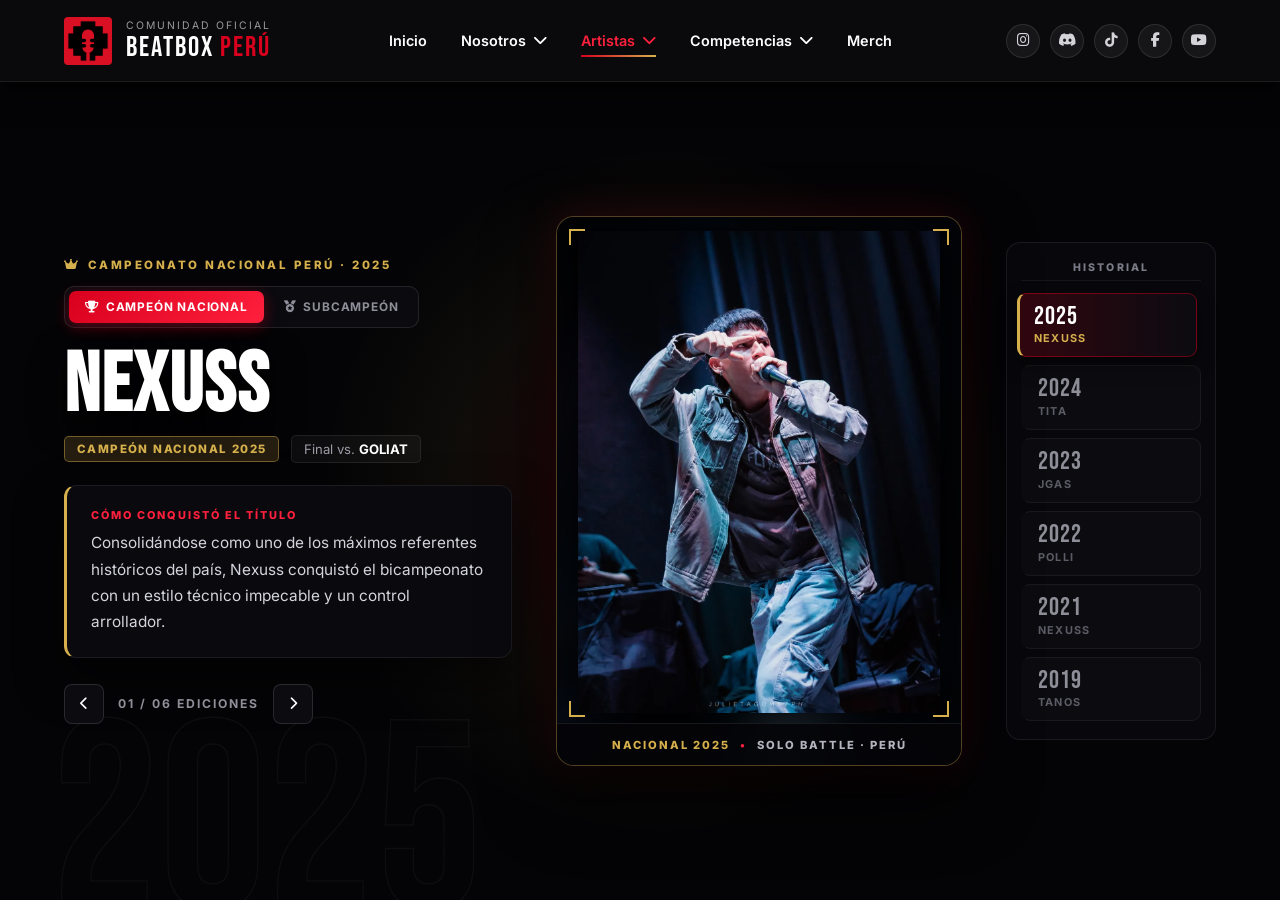
<file: artistas/campeonesnacionales.html>
<!DOCTYPE html>
<html lang="es">
<head>
    <meta charset="UTF-8">
    <meta name="viewport" content="width=device-width, initial-scale=1.0">
    <title>Campeones Nacionales | Beatbox Perú</title>
    <link rel="icon" type="image/png" href="../PICS/V15_negro sobre rojo.png">
    <link rel="shortcut icon" type="image/png" href="../PICS/V15_negro sobre rojo.png">
    <link rel="stylesheet" href="../style.css">
    <link rel="stylesheet" href="campeonesnacionales.css">
    <link rel="preconnect" href="https://fonts.googleapis.com">
    <link rel="preconnect" href="https://fonts.gstatic.com" crossorigin>
    <link href="https://fonts.googleapis.com/css2?family=Bebas+Neue&family=Inter:wght@300;400;500;600;700;800&display=swap" rel="stylesheet">
    <link rel="stylesheet" href="https://cdnjs.cloudflare.com/ajax/libs/font-awesome/6.6.0/css/all.min.css">
</head>
<body>

<div class="spotlight"></div>

<!-- =========================
        NAVBAR UNIFICADO (EXACTO AL INDEX)
========================== -->
<header class="navbar" id="navbar">
    <div class="logo-area">
        <a href="../index.html" class="logo">
            <img src="../PICS/V15_negro sobre rojo.png" alt="Beatbox Perú">
            <div class="logo-text">
                <span class="logo-top">Comunidad Oficial</span>
                <h2>BEATBOX <span>PERÚ</span></h2>
            </div>
        </a>
    </div>

    <nav class="nav-center">
        <ul class="menu">
            <li><a href="../index.html">Inicio</a></li>
            <li class="dropdown">
                <a href="../nosotros/nosotros.html">Nosotros <i class="fa-solid fa-chevron-down"></i></a>
                <ul class="submenu">
                    <li><a href="../nosotros/nosotros.html">Sobre Nosotros</a></li>
                    <li><a href="../nosotros/contactanos.html">Contáctanos</a></li>
                </ul>
            </li>
            <li class="dropdown">
                <a href="#" class="active-nav">Artistas <i class="fa-solid fa-chevron-down"></i></a>
                <ul class="submenu">
                    <li><a href="campeonesnacionales.html">Campeones Nacionales</a></li>
                    <li><a href="artistasdestacados.html">Artistas Destacados</a></li>
                </ul>
            </li>
            <li class="dropdown">
                <a href="../competencias/competencias.html">Competencias <i class="fa-solid fa-chevron-down"></i></a>
                <ul class="submenu">
                    <li><a href="../competencias/competencias.html">Brackets & Historial</a></li>
                    <li><a href="../index.html#eventos-comunidad">Próximos Eventos</a></li>
                </ul>
            </li>
            <li><a href="../merch.html">Merch</a></li>
        </ul>
    </nav>

    <div class="nav-socials">
        <a href="https://www.instagram.com/beatboxperunacional/" target="_blank" rel="noopener noreferrer" aria-label="Instagram"><i class="fa-brands fa-instagram"></i></a>
        <a href="https://discord.com" target="_blank" rel="noopener noreferrer" aria-label="Discord"><i class="fa-brands fa-discord"></i></a>
        <a href="https://www.tiktok.com/@beatboxperunacional" target="_blank" rel="noopener noreferrer" aria-label="TikTok"><i class="fa-brands fa-tiktok"></i></a>
        <a href="https://www.facebook.com/share/19njhVERoM/?mibextid=wwXIfr" target="_blank" rel="noopener noreferrer" aria-label="Facebook"><i class="fa-brands fa-facebook-f"></i></a>
        <a href="https://www.youtube.com/@beatboxperunacional" target="_blank" rel="noopener noreferrer" aria-label="YouTube"><i class="fa-brands fa-youtube"></i></a>
    </div>

    <div class="mobile-btn">
        <span></span><span></span><span></span>
    </div>
</header>

<!-- =========================
     SALÓN DE LA FAMA · CRONOLOGÍA DE CAMPEONES
========================== -->
<main class="champions-vault">
    <div class="vault-ambient-glow"></div>

    <!-- Tipografía gigante decorativa de fondo -->
    <div class="vault-watermark-year" id="watermarkYear">2025</div>

    <div class="vault-container">
        
        <!-- COLUMNA IZQUIERDA: EXPEDIENTE DEL CAMPEÓN / FINALISTA -->
        <section class="vault-dossier" id="vaultDossier">
            <div class="dossier-top-meta">
                <span class="vault-eyebrow">
                    <i class="fa-solid fa-crown"></i> <span id="editionLabel">CAMPEONATO NACIONAL PERÚ · 2025</span>
                </span>

                <!-- Selector Campeón / Subcampeón -->
                <div class="role-toggle-pills">
                    <button type="button" class="role-pill active" id="btnChamp">
                        <i class="fa-solid fa-trophy"></i> CAMPEÓN NACIONAL
                    </button>
                    <button type="button" class="role-pill" id="btnRunner">
                        <i class="fa-solid fa-medal"></i> SUBCAMPEÓN
                    </button>
                </div>
            </div>

            <div class="dossier-headline">
                <h1 class="fighter-display-name" id="fighterName">NEXUSS</h1>
                <div class="fighter-badge-row">
                    <span class="status-tag tag-gold" id="fighterRole">CAMPEÓN NACIONAL 2025</span>
                    <span class="rival-tag" id="rivalLabel">Final vs. <strong>Goliat</strong></span>
                </div>
            </div>

            <div class="dossier-story-card">
                <span class="story-label">CÓMO CONQUISTÓ EL TÍTULO</span>
                <p id="fighterBio">
                    Consolidándose como uno de los máximos referentes históricos del país, Nexuss conquistó el bicampeonato con un estilo técnico impecable y un control arrollador.
                </p>
            </div>

            <!-- Controles de navegación rápida -->
            <div class="dossier-nav-controls">
                <button type="button" id="btnPrevYear" class="step-arrow-btn" aria-label="Edición siguiente">
                    <i class="fa-solid fa-chevron-left"></i>
                </button>
                <span class="step-counter" id="stepCounter">01 / 06 EDICIONES</span>
                <button type="button" id="btnNextYear" class="step-arrow-btn" aria-label="Edición anterior">
                    <i class="fa-solid fa-chevron-right"></i>
                </button>
            </div>
        </section>

        <!-- COLUMNA CENTRO: TARJETA RETRATO DE CUERPO / ENCUADRE COMPLETO SIN RECORTES -->
        <section class="vault-portrait-stage">
            <div class="portrait-frame-card" id="portraitCard">
                <!-- Capa ambiental difuminada del mismo retrato para rellenar cualquier proporción sin cortar al artista -->
                <div class="portrait-ambient-fill" id="portraitAmbient"></div>

                <!-- Imagen completa intacta -->
                <img src="../PICS/neksu.webp" alt="Nexuss" id="fighterImg" class="portrait-full-img">

                <!-- Esquinas técnicas estilo archivo oficial -->
                <span class="corner-mark tl"></span>
                <span class="corner-mark tr"></span>
                <span class="corner-mark bl"></span>
                <span class="corner-mark br"></span>

                <!-- Etiqueta inferior flotante sobre el marco -->
                <div class="portrait-caption-bar">
                    <span class="caption-edition" id="captionEdition">NACIONAL 2025</span>
                    <span class="caption-dot">•</span>
                    <span class="caption-division">SOLO BATTLE · PERÚ</span>
                </div>
            </div>
        </section>

        <!-- COLUMNA DERECHA: CRONOLOGÍA VERTICAL DE EDICIONES (2025 - 2019) -->
        <aside class="vault-timeline-rail" aria-label="Historial de ediciones">
            <span class="rail-header-label">HISTORIAL</span>
            <div class="rail-buttons-stack" id="timelineTrack">
                <button type="button" class="rail-year-btn active" data-index="0">
                    <span class="rail-year">2025</span>
                    <span class="rail-champ-name">NEXUSS</span>
                </button>
                <button type="button" class="rail-year-btn" data-index="1">
                    <span class="rail-year">2024</span>
                    <span class="rail-champ-name">TITA</span>
                </button>
                <button type="button" class="rail-year-btn" data-index="2">
                    <span class="rail-year">2023</span>
                    <span class="rail-champ-name">JGAS</span>
                </button>
                <button type="button" class="rail-year-btn" data-index="3">
                    <span class="rail-year">2022</span>
                    <span class="rail-champ-name">POLLI</span>
                </button>
                <button type="button" class="rail-year-btn" data-index="4">
                    <span class="rail-year">2021</span>
                    <span class="rail-champ-name">NEXUSS</span>
                </button>
                <button type="button" class="rail-year-btn" data-index="5">
                    <span class="rail-year">2019</span>
                    <span class="rail-champ-name">TANOS</span>
                </button>
            </div>
        </aside>

    </div>
</main>

<script>
document.addEventListener("DOMContentLoaded", () => {
    const battleData = [
        {
            year: "2025",
            edition: "CAMPEONATO NACIONAL PERÚ · 2025",
            champ: {
                name: "NEXUSS",
                role: "CAMPEÓN NACIONAL 2025",
                bio: "Consolidándose como uno de los máximos referentes históricos del país, Nexuss conquistó el bicampeonato con un estilo técnico impecable y un control arrollador.",
                img: "../PICS/neksu.webp"
            },
            runner: {
                name: "GOLIAT",
                role: "SUBCAMPEÓN NACIONAL 2025",
                bio: "Luchando hasta la última ronda con bajos profundos y una potencia brutal en tarima, Goliat demostró por qué es una de las bestias más temidas del circuito.",
                img: "../PICS/goliat.jpg"
            }
        },
        {
            year: "2024",
            edition: "CAMPEONATO NACIONAL PERÚ · 2024",
            champ: {
                name: "TITA",
                role: "CAMPEÓN NACIONAL 2024",
                bio: "Marcando un antes y un después, Tita se coronó campeón absoluto con rutinas cargadas de una energía brutal y flows totalmente innovadores.",
                img: "../PICS/tita.jpg.webp"
            },
            runner: {
                name: "JGAS",
                role: "SUBCAMPEÓN NACIONAL 2024",
                bio: "Con una propuesta melódica impecable y beats complejos de alta escuela, Jgas se quedó con el segundo puesto tras una final de infarto.",
                img: "../PICS/jgas.jpg"
            }
        },
        {
            year: "2023",
            edition: "CAMPEONATO NACIONAL PERÚ · 2023",
            champ: {
                name: "JGAS",
                role: "CAMPEÓN NACIONAL 2023",
                bio: "Conocido por su increíble creatividad y musicalidad extrema, Jgas dominó la escena en 2023 entregando batallas e innovaciones icónicas.",
                img: "../PICS/jgas.jpg"
            },
            runner: {
                name: "RAKURA",
                role: "SUBCAMPEÓN NACIONAL 2023",
                bio: "Dejó el alma en cada ronda con un repertorio dinámico lleno de efectos vocales limpios, asegurando un subcampeonato histórico.",
                img: "../PICS/neksu.webp"
            }
        },
        {
            year: "2022",
            edition: "CAMPEONATO NACIONAL PERÚ · 2022",
            champ: {
                name: "POLLI",
                role: "CAMPEÓN NACIONAL 2022",
                bio: "Polli se llevó el trofeo nacional gracias a su increíble velocidad, patrones complejos de drops pesados y una presencia escénica brutal.",
                img: "../PICS/polli.jpg"
            },
            runner: {
                name: "GAMMA",
                role: "SUBCAMPEÓN NACIONAL 2022",
                bio: "Aportando una tremenda versatilidad y técnicas de bass muy limpias, Gamma demostró su alta categoría en el torneo.",
                img: "../PICS/jgas.jpg"
            }
        },
        {
            year: "2021",
            edition: "CAMPEONATO NACIONAL PERÚ · 2021",
            champ: {
                name: "NEXUSS",
                role: "CAMPEÓN NACIONAL 2021",
                bio: "Su primer título nacional que marcó el inicio de su legado. Deslumbró con una limpieza de sonido impecable y métricas de nivel internacional.",
                img: "../PICS/nekkkksu.jpg.webp"
            },
            runner: {
                name: "NAIRO",
                role: "SUBCAMPEÓN NACIONAL 2021",
                bio: "Desplegó una creatividad inagotable en cada enfrentamiento, plantando cara al campeón con un estilo fresco y dinámico.",
                img: "../PICS/tita.jpg.webp"
            }
        },
        {
            year: "2019",
            edition: "CAMPEONATO NACIONAL PERÚ · 2019",
            champ: {
                name: "TANOS",
                role: "CAMPEÓN NACIONAL 2019",
                bio: "El campeón pionero de esta era. Tanos se alzó con la victoria gracias a su potencia pura, bajos demoledores y un estilo agresivo old school.",
                img: "../PICS/tanos.jpg.jpeg"
            },
            runner: {
                name: "FELIPEBEAT",
                role: "SUBCAMPEÓN NACIONAL 2019",
                bio: "Marcó un hito en la competencia fundacional con rutinas sólidas y una precisión rítmica legendaria digna de la gran final.",
                img: "../PICS/polli.jpg"
            }
        }
    ];

    let currentYearIndex = 0;
    let currentSide = "champ";

    const watermarkYear = document.getElementById("watermarkYear");
    const editionLabel = document.getElementById("editionLabel");
    const fighterName = document.getElementById("fighterName");
    const fighterRole = document.getElementById("fighterRole");
    const rivalLabel = document.getElementById("rivalLabel");
    const fighterBio = document.getElementById("fighterBio");
    const fighterImg = document.getElementById("fighterImg");
    const portraitAmbient = document.getElementById("portraitAmbient");
    const captionEdition = document.getElementById("captionEdition");
    const stepCounter = document.getElementById("stepCounter");
    const portraitCard = document.getElementById("portraitCard");
    const vaultDossier = document.getElementById("vaultDossier");

    const btnChamp = document.getElementById("btnChamp");
    const btnRunner = document.getElementById("btnRunner");
    const railBtns = document.querySelectorAll(".rail-year-btn");
    const btnPrevYear = document.getElementById("btnPrevYear");
    const btnNextYear = document.getElementById("btnNextYear");

    function triggerTransition() {
        portraitCard.classList.remove("animate-in");
        vaultDossier.classList.remove("animate-text");
        void portraitCard.offsetWidth;
        portraitCard.classList.add("animate-in");
        vaultDossier.classList.add("animate-text");
    }

    function renderScreen(animate = true) {
        const data = battleData[currentYearIndex];
        const activeFighter = data[currentSide];
        const opponent = currentSide === "champ" ? data.runner : data.champ;

        if (animate) triggerTransition();

        watermarkYear.textContent = data.year;
        editionLabel.textContent = data.edition;
        fighterName.textContent = activeFighter.name;
        fighterRole.textContent = activeFighter.role;
        fighterBio.textContent = activeFighter.bio;
        captionEdition.textContent = `NACIONAL ${data.year}`;
        stepCounter.textContent = `0${currentYearIndex + 1} / 0${battleData.length} EDICIONES`;

        fighterImg.src = activeFighter.img;
        fighterImg.alt = `${activeFighter.name} - ${activeFighter.role}`;
        portraitAmbient.style.backgroundImage = `url('${activeFighter.img}')`;

        if (currentSide === "champ") {
            btnChamp.classList.add("active");
            btnRunner.classList.remove("active");
            fighterRole.className = "status-tag tag-gold";
            rivalLabel.innerHTML = `Final vs. <strong>${opponent.name}</strong>`;
            portraitCard.classList.remove("runner-mode");
        } else {
            btnChamp.classList.remove("active");
            btnRunner.classList.add("active");
            fighterRole.className = "status-tag tag-red";
            rivalLabel.innerHTML = `Finalista ante <strong>${opponent.name}</strong>`;
            portraitCard.classList.add("runner-mode");
        }

        railBtns.forEach((btn, idx) => {
            btn.classList.toggle("active", idx === currentYearIndex);
        });
    }

    btnChamp.addEventListener("click", () => {
        if (currentSide !== "champ") {
            currentSide = "champ";
            renderScreen(true);
        }
    });

    btnRunner.addEventListener("click", () => {
        if (currentSide !== "runner") {
            currentSide = "runner";
            renderScreen(true);
        }
    });

    railBtns.forEach(btn => {
        btn.addEventListener("click", () => {
            const idx = parseInt(btn.dataset.index, 10);
            if (idx !== currentYearIndex) {
                currentYearIndex = idx;
                currentSide = "champ";
                renderScreen(true);
            }
        });
    });

    btnPrevYear.addEventListener("click", () => {
        currentYearIndex = (currentYearIndex - 1 + battleData.length) % battleData.length;
        currentSide = "champ";
        renderScreen(true);
    });

    btnNextYear.addEventListener("click", () => {
        currentYearIndex = (currentYearIndex + 1) % battleData.length;
        currentSide = "champ";
        renderScreen(true);
    });

    document.addEventListener("keydown", (e) => {
        if (e.key === "ArrowDown" || e.key === "ArrowRight") {
            currentYearIndex = (currentYearIndex + 1) % battleData.length;
            currentSide = "champ";
            renderScreen(true);
        } else if (e.key === "ArrowUp" || e.key === "ArrowLeft") {
            currentYearIndex = (currentYearIndex - 1 + battleData.length) % battleData.length;
            currentSide = "champ";
            renderScreen(true);
        }
    });

    renderScreen(false);
});
</script>


<!-- Script Global: Menú Móvil, Submenús y Efecto Scroll Navbar -->
<script>
document.addEventListener("DOMContentLoaded", () => {
    const mobileBtn = document.querySelector(".mobile-btn");
    const navbar = document.getElementById("navbar");
    const menuLinks = document.querySelectorAll(".nav-center a");

    if (mobileBtn && navbar) {
        mobileBtn.addEventListener("click", (e) => {
            e.stopPropagation();
            mobileBtn.classList.toggle("open");
            navbar.classList.toggle("nav-open");
        });
    }

    // Cerrar el menú automáticamente al tocar un enlace válido en celular
    menuLinks.forEach(link => {
        link.addEventListener("click", () => {
            const href = link.getAttribute("href");
            if (window.innerWidth <= 992 && href && href !== "#") {
                navbar.classList.remove("nav-open");
                if (mobileBtn) mobileBtn.classList.remove("open");
            }
        });
    });

    // Cerrar el menú al tocar fuera del navbar
    document.addEventListener("click", (e) => {
        if (navbar && navbar.classList.contains("nav-open") && !e.target.closest("#navbar")) {
            navbar.classList.remove("nav-open");
            if (mobileBtn) mobileBtn.classList.remove("open");
        }
    });

    // Efecto glass/blur al hacer scroll (usa .active en style.css)
    if (navbar) {
        window.addEventListener("scroll", () => {
            if (window.scrollY > 40) {
                navbar.classList.add("active");
            } else {
                navbar.classList.remove("active");
            }
        });
    }
});
</script>

</body>
</html>
</file>
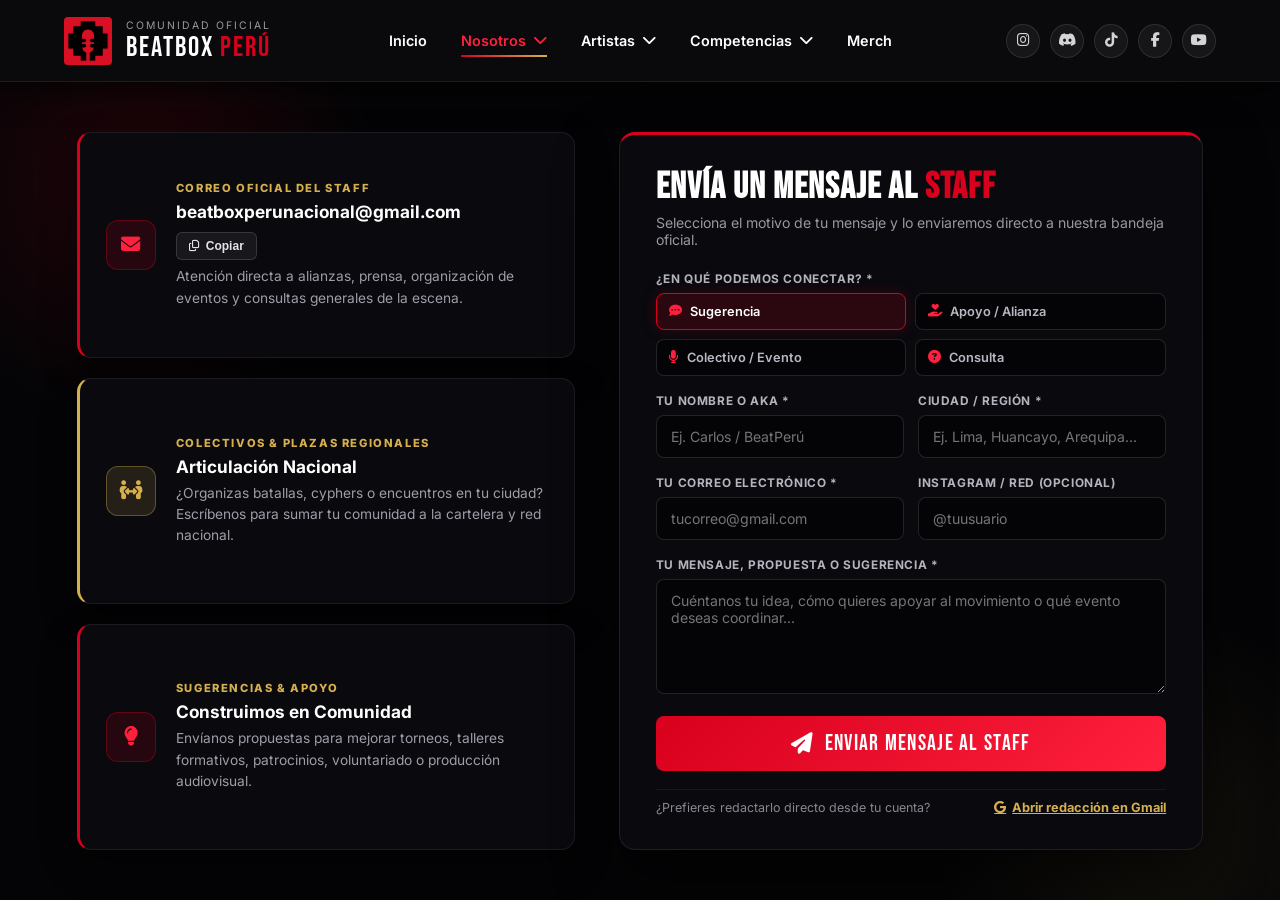
<file: nosotros/contactanos.html>
<!DOCTYPE html>
<html lang="es">
<head>
    <meta charset="UTF-8">
    <meta name="viewport" content="width=device-width, initial-scale=1.0">
    <title>Contáctanos | Beatbox Perú</title>
    <link rel="icon" type="image/png" href="../PICS/V15_negro sobre rojo.png">
    <link rel="shortcut icon" type="image/png" href="../PICS/V15_negro sobre rojo.png">
    <link rel="stylesheet" href="../style.css">
    <link rel="stylesheet" href="contactanos.css">
    <link rel="preconnect" href="https://fonts.googleapis.com">
    <link rel="preconnect" href="https://fonts.gstatic.com" crossorigin>
    <link href="https://fonts.googleapis.com/css2?family=Bebas+Neue&family=Inter:wght@300;400;500;600;700;800&display=swap" rel="stylesheet">
    <link rel="stylesheet" href="https://cdnjs.cloudflare.com/ajax/libs/font-awesome/6.6.0/css/all.min.css">
</head>
<body>

<div class="spotlight"></div>

<!-- =========================
        NAVBAR UNIFICADO
========================== -->
<header class="navbar" id="navbar">
    <div class="logo-area">
        <a href="../index.html" class="logo">
            <img src="../PICS/V15_negro sobre rojo.png" alt="Beatbox Perú">
            <div class="logo-text">
                <span class="logo-top">Comunidad Oficial</span>
                <h2>BEATBOX <span>PERÚ</span></h2>
            </div>
        </a>
    </div>

    <nav class="nav-center">
        <ul class="menu">
            <li><a href="../index.html">Inicio</a></li>
            <li class="dropdown">
                <a href="nosotros.html" class="active-nav">Nosotros <i class="fa-solid fa-chevron-down"></i></a>
                <ul class="submenu">
                    <li><a href="nosotros.html">Sobre Nosotros</a></li>
                    <li><a href="contactanos.html">Contáctanos</a></li>
                </ul>
            </li>
            <li class="dropdown">
                <a href="#">Artistas <i class="fa-solid fa-chevron-down"></i></a>
                <ul class="submenu">
                    <li><a href="../artistas/campeonesnacionales.html">Campeones Nacionales</a></li>
                    <li><a href="../artistas/artistasdestacados.html">Artistas Destacados</a></li>
                </ul>
            </li>
            <li class="dropdown">
                <a href="../competencias/competencias.html">Competencias <i class="fa-solid fa-chevron-down"></i></a>
                <ul class="submenu">
                    <li><a href="../competencias/competencias.html">Brackets & Historial</a></li>
                    <li><a href="../index.html#eventos-comunidad">Próximos Eventos</a></li>
                </ul>
            </li>
            <li><a href="../merch.html">Merch</a></li>
        </ul>
    </nav>

    <div class="nav-socials">
        <a href="https://www.instagram.com/beatboxperunacional/" target="_blank" rel="noopener noreferrer" aria-label="Instagram"><i class="fa-brands fa-instagram"></i></a>
        <a href="https://discord.com" target="_blank" rel="noopener noreferrer" aria-label="Discord"><i class="fa-brands fa-discord"></i></a>
        <a href="https://www.tiktok.com/@beatboxperunacional" target="_blank" rel="noopener noreferrer" aria-label="TikTok"><i class="fa-brands fa-tiktok"></i></a>
        <a href="https://www.facebook.com/share/19njhVERoM/?mibextid=wwXIfr" target="_blank" rel="noopener noreferrer" aria-label="Facebook"><i class="fa-brands fa-facebook-f"></i></a>
        <a href="https://www.youtube.com/@beatboxperunacional" target="_blank" rel="noopener noreferrer" aria-label="YouTube"><i class="fa-brands fa-youtube"></i></a>
    </div>

    <div class="mobile-btn">
        <span></span><span></span><span></span>
    </div>
</header>

<!-- =========================
     SECCIÓN PRINCIPAL CONTÁCTANOS
========================== -->
<section class="contact-hub-section">
    <div class="contact-bg-glow-1"></div>
    <div class="contact-bg-glow-2"></div>

    <div class="contact-container">
        <div class="contact-grid">
            
            <!-- COLUMNA IZQUIERDA: TARJETAS INFORMATIVAS ALINEADAS -->
            <div class="contact-info-col">
                <div class="contact-channels-list">
                    <div class="channel-card">
                        <div class="channel-icon"><i class="fa-solid fa-envelope"></i></div>
                        <div class="channel-details">
                            <span class="channel-tag">CORREO OFICIAL DEL STAFF</span>
                            <div class="email-copy-row">
                                <strong id="official-email-text">beatboxperunacional@gmail.com</strong>
                                <button type="button" id="btn-copy-email" class="btn-copy-mail" title="Copiar correo">
                                    <i class="fa-regular fa-copy"></i> <span>Copiar</span>
                                </button>
                            </div>
                            <small>Atención directa a alianzas, prensa, organización de eventos y consultas generales de la escena.</small>
                        </div>
                    </div>

                    <div class="channel-card">
                        <div class="channel-icon icon-gold"><i class="fa-solid fa-people-arrows"></i></div>
                        <div class="channel-details">
                            <span class="channel-tag">COLECTIVOS & PLAZAS REGIONALES</span>
                            <strong>Articulación Nacional</strong>
                            <small>¿Organizas batallas, cyphers o encuentros en tu ciudad? Escríbenos para sumar tu comunidad a la cartelera y red nacional.</small>
                        </div>
                    </div>

                    <div class="channel-card">
                        <div class="channel-icon"><i class="fa-solid fa-lightbulb"></i></div>
                        <div class="channel-details">
                            <span class="channel-tag">SUGERENCIAS & APOYO</span>
                            <strong>Construimos en Comunidad</strong>
                            <small>Envíanos propuestas para mejorar torneos, talleres formativos, patrocinios, voluntariado o producción audiovisual.</small>
                        </div>
                    </div>
                </div>
            </div>

            <!-- COLUMNA DERECHA: FORMULARIO FUNCIONAL DIRECTO A GMAIL -->
            <div class="contact-form-col">
                <div class="contact-form-box">
                    <div class="form-box-header">
                        <h2>Envía un mensaje al <span>Staff</span></h2>
                        <p>Selecciona el motivo de tu mensaje y lo enviaremos directo a nuestra bandeja oficial.</p>
                    </div>

                    <form id="contact-direct-form" class="bbx-contact-form">
                        <!-- Selector visual de motivo (Chips) -->
                        <div class="form-group">
                            <label>¿En qué podemos conectar? *</label>
                            <div class="topic-chips" id="topic-chips">
                                <button type="button" class="topic-chip active" data-topic="Sugerencia para la Comunidad">
                                    <i class="fa-solid fa-comment-dots"></i> Sugerencia
                                </button>
                                <button type="button" class="topic-chip" data-topic="Apoyo / Voluntariado / Patrocinio">
                                    <i class="fa-solid fa-hand-holding-heart"></i> Apoyo / Alianza
                                </button>
                                <button type="button" class="topic-chip" data-topic="Registro de Colectivo o Evento">
                                    <i class="fa-solid fa-microphone"></i> Colectivo / Evento
                                </button>
                                <button type="button" class="topic-chip" data-topic="Consulta General">
                                    <i class="fa-solid fa-circle-question"></i> Consulta
                                </button>
                            </div>
                            <input type="hidden" id="contact-topic" name="motivo" value="Sugerencia para la Comunidad">
                        </div>

                        <div class="form-row-2">
                            <div class="form-group">
                                <label for="contact-name">Tu Nombre o AKA *</label>
                                <input type="text" id="contact-name" name="nombre" placeholder="Ej. Carlos / BeatPerú" required>
                            </div>
                            <div class="form-group">
                                <label for="contact-city">Ciudad / Región *</label>
                                <input type="text" id="contact-city" name="ciudad" placeholder="Ej. Lima, Huancayo, Arequipa..." required>
                            </div>
                        </div>

                        <div class="form-row-2">
                            <div class="form-group">
                                <label for="contact-email">Tu Correo Electrónico *</label>
                                <input type="email" id="contact-email" name="email" placeholder="tucorreo@gmail.com" required>
                            </div>
                            <div class="form-group">
                                <label for="contact-ig">Instagram / Red (Opcional)</label>
                                <input type="text" id="contact-ig" name="instagram" placeholder="@tuusuario">
                            </div>
                        </div>

                        <div class="form-group">
                            <label for="contact-message">Tu Mensaje, Propuesta o Sugerencia *</label>
                            <textarea id="contact-message" name="mensaje" rows="5" placeholder="Cuéntanos tu idea, cómo quieres apoyar al movimiento o qué evento deseas coordinar..." required></textarea>
                        </div>

                        <button type="submit" id="btn-submit-contact" class="btn-send-gmail">
                            <i class="fa-solid fa-paper-plane"></i> Enviar Mensaje al Staff
                        </button>

                        <!-- Fallback directo para abrir redacción en Gmail Web -->
                        <div class="gmail-direct-fallback">
                            <span>¿Prefieres redactarlo directo desde tu cuenta?</span>
                            <button type="button" id="btn-open-gmail-web" class="link-gmail-web">
                                <i class="fa-brands fa-google"></i> Abrir redacción en Gmail
                            </button>
                        </div>

                        <div id="contact-status-banner" class="contact-status-banner" style="display:none;"></div>
                    </form>
                </div>
            </div>

        </div>
    </div>
</section>

<script>
document.addEventListener("DOMContentLoaded", () => {
    const STAFF_GMAIL = "beatboxperunacional@gmail.com";

    // 1. Selector de chips de motivo
    const chips = document.querySelectorAll(".topic-chip");
    const topicInput = document.getElementById("contact-topic");

    chips.forEach(chip => {
        chip.addEventListener("click", () => {
            chips.forEach(c => c.classList.remove("active"));
            chip.classList.add("active");
            topicInput.value = chip.dataset.topic;
        });
    });

    // 2. Botón copiar correo oficial
    const btnCopy = document.getElementById("btn-copy-email");
    btnCopy.addEventListener("click", () => {
        navigator.clipboard.writeText(STAFF_GMAIL).then(() => {
            btnCopy.innerHTML = '<i class="fa-solid fa-check"></i> <span>¡Copiado!</span>';
            btnCopy.classList.add("copied");
            setTimeout(() => {
                btnCopy.innerHTML = '<i class="fa-regular fa-copy"></i> <span>Copiar</span>';
                btnCopy.classList.remove("copied");
            }, 2200);
        });
    });

    // 3. Envío funcional directo a Gmail vía FormSubmit AJAX
    const form = document.getElementById("contact-direct-form");
    const btnSubmit = document.getElementById("btn-submit-contact");
    const statusBanner = document.getElementById("contact-status-banner");

    form.addEventListener("submit", async (e) => {
        e.preventDefault();

        const nombre = document.getElementById("contact-name").value.trim();
        const ciudad = document.getElementById("contact-city").value.trim();
        const email = document.getElementById("contact-email").value.trim();
        const instagram = document.getElementById("contact-ig").value.trim() || "No especificado";
        const motivo = topicInput.value;
        const mensaje = document.getElementById("contact-message").value.trim();

        btnSubmit.disabled = true;
        btnSubmit.innerHTML = '<i class="fa-solid fa-spinner fa-spin"></i> Enviando al Staff...';
        statusBanner.style.display = "none";

        try {
            const response = await fetch(`https://formsubmit.co/ajax/${STAFF_GMAIL}`, {
                method: "POST",
                headers: {
                    "Content-Type": "application/json",
                    "Accept": "application/json"
                },
                body: JSON.stringify({
                    _subject: `[Web Beatbox Perú] ${motivo} - ${nombre}`,
                    _template: "table",
                    _captcha: "false",
                    Motivo: motivo,
                    Nombre_o_AKA: nombre,
                    Ciudad_Region: ciudad,
                    Correo_Contacto: email,
                    Instagram: instagram,
                    Mensaje: mensaje
                })
            });

            if (response.ok) {
                statusBanner.className = "contact-status-banner success";
                statusBanner.innerHTML = '<i class="fa-solid fa-circle-check"></i> <div><strong>¡Mensaje enviado con éxito!</strong><span>Tu mensaje ya va camino al Gmail oficial del Staff de Beatbox Perú. Te responderemos pronto.</span></div>';
                statusBanner.style.display = "flex";
                form.reset();
                chips.forEach((c, i) => c.classList.toggle("active", i === 0));
                topicInput.value = chips[0].dataset.topic;
            } else {
                throw new Error("Error en el servidor de envío");
            }
        } catch (err) {
            statusBanner.className = "contact-status-banner warning";
            statusBanner.innerHTML = '<i class="fa-solid fa-triangle-exclamation"></i> <div><strong>No se pudo enviar automáticamente.</strong><span>Haz clic en "Abrir redacción en Gmail" aquí abajo para enviarlo con un clic desde tu cuenta.</span></div>';
            statusBanner.style.display = "flex";
        } finally {
            btnSubmit.disabled = false;
            btnSubmit.innerHTML = '<i class="fa-solid fa-paper-plane"></i> Enviar Mensaje al Staff';
        }
    });

    // 4. Botón que abre Gmail Web pre-rellenado con los datos del formulario
    const btnOpenGmail = document.getElementById("btn-open-gmail-web");
    btnOpenGmail.addEventListener("click", () => {
        const nombre = document.getElementById("contact-name").value.trim() || "Miembro de la Comunidad";
        const ciudad = document.getElementById("contact-city").value.trim() || "Perú";
        const motivo = topicInput.value;
        const mensaje = document.getElementById("contact-message").value.trim() || "Hola Staff de Beatbox Perú, me gustaría conectar con ustedes...";

        const subject = encodeURIComponent(`[Beatbox Perú] ${motivo} - ${nombre} (${ciudad})`);
        const body = encodeURIComponent(`Hola Staff de Beatbox Perú,

Nombre / AKA: ${nombre}
Ciudad / Región: ${ciudad}
Motivo: ${motivo}

Mensaje:
${mensaje}

Saludos.`);

        window.open(`https://mail.google.com/mail/?view=cm&fs=1&to=${STAFF_GMAIL}&su=${subject}&body=${body}`, "_blank", "noopener,noreferrer");
    });
});
</script>


<!-- Script Global: Menú Móvil, Submenús y Efecto Scroll Navbar -->
<script>
document.addEventListener("DOMContentLoaded", () => {
    const mobileBtn = document.querySelector(".mobile-btn");
    const navbar = document.getElementById("navbar");
    const menuLinks = document.querySelectorAll(".nav-center a");

    if (mobileBtn && navbar) {
        mobileBtn.addEventListener("click", (e) => {
            e.stopPropagation();
            mobileBtn.classList.toggle("open");
            navbar.classList.toggle("nav-open");
        });
    }

    // Cerrar el menú automáticamente al tocar un enlace válido en celular
    menuLinks.forEach(link => {
        link.addEventListener("click", () => {
            const href = link.getAttribute("href");
            if (window.innerWidth <= 992 && href && href !== "#") {
                navbar.classList.remove("nav-open");
                if (mobileBtn) mobileBtn.classList.remove("open");
            }
        });
    });

    // Cerrar el menú al tocar fuera del navbar
    document.addEventListener("click", (e) => {
        if (navbar && navbar.classList.contains("nav-open") && !e.target.closest("#navbar")) {
            navbar.classList.remove("nav-open");
            if (mobileBtn) mobileBtn.classList.remove("open");
        }
    });

    // Efecto glass/blur al hacer scroll (usa .active en style.css)
    if (navbar) {
        window.addEventListener("scroll", () => {
            if (window.scrollY > 40) {
                navbar.classList.add("active");
            } else {
                navbar.classList.remove("active");
            }
        });
    }
});
</script>

</body>
</html>
</file>
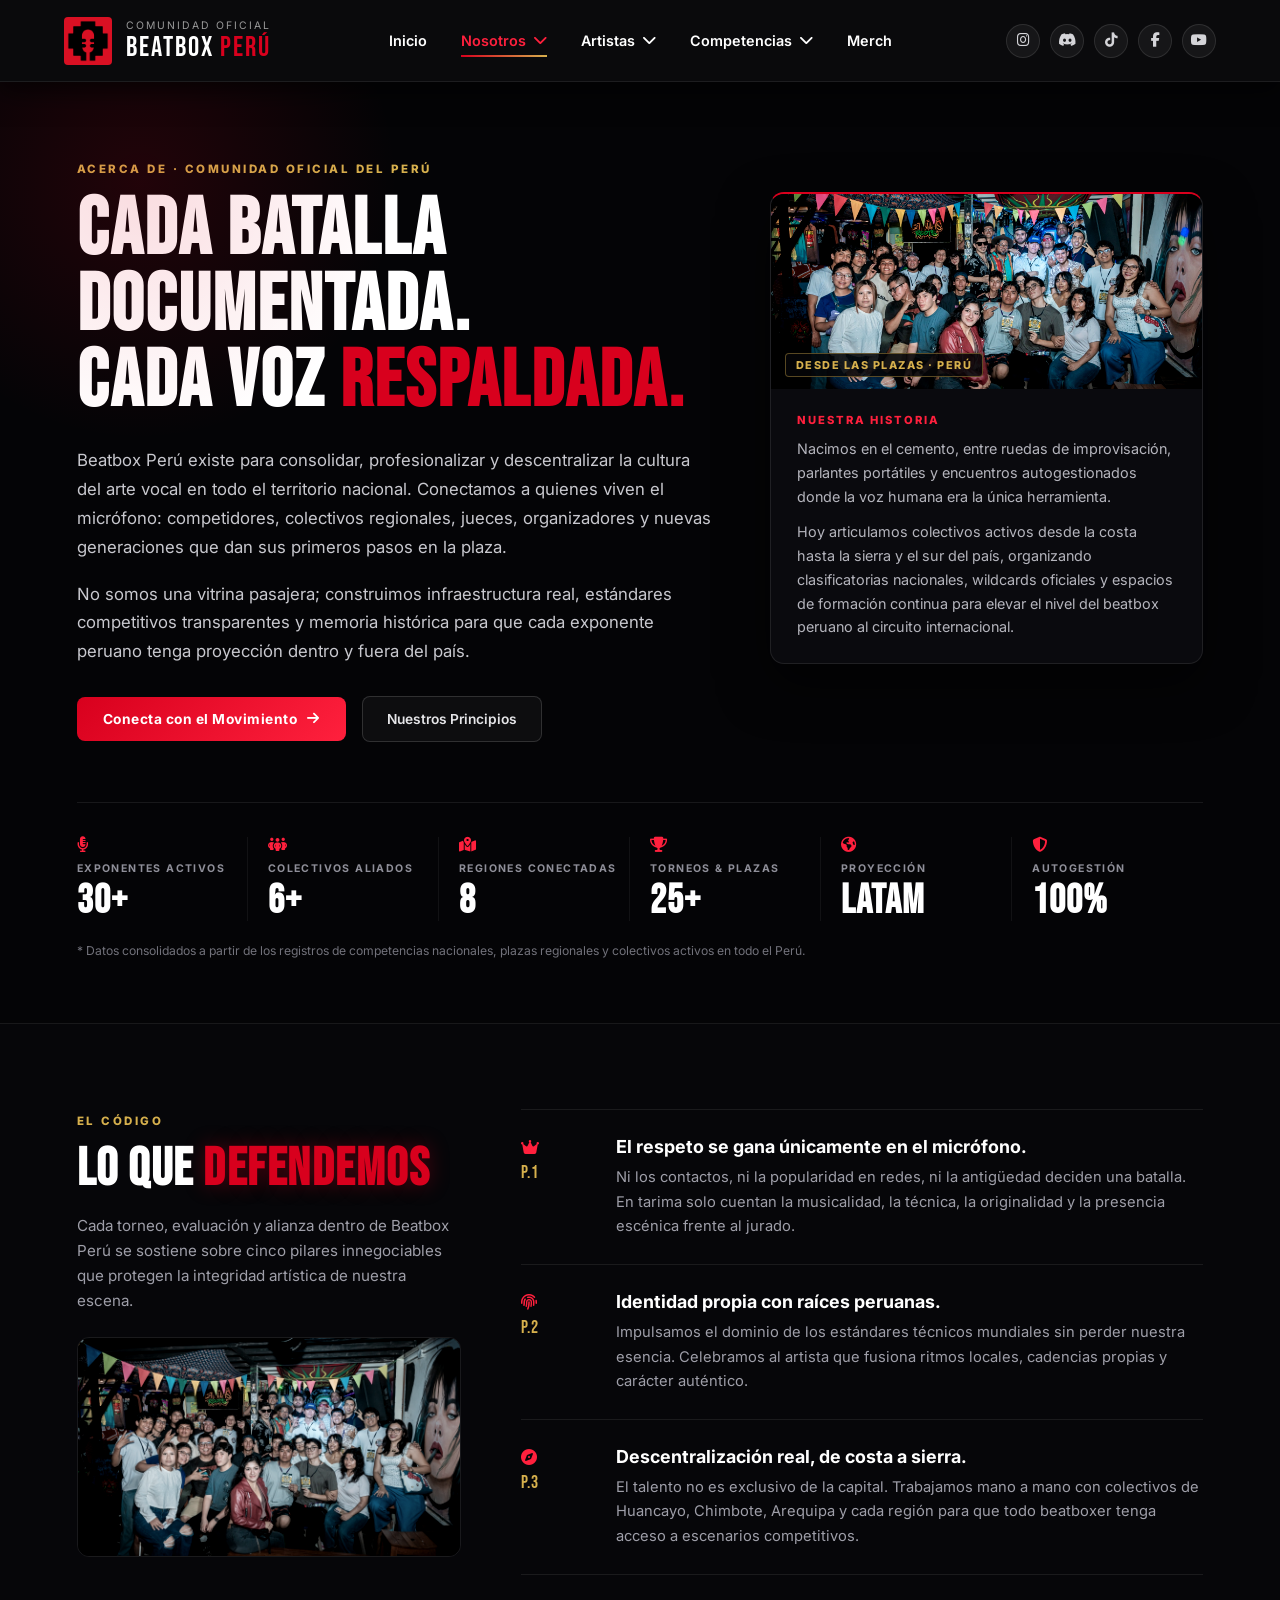
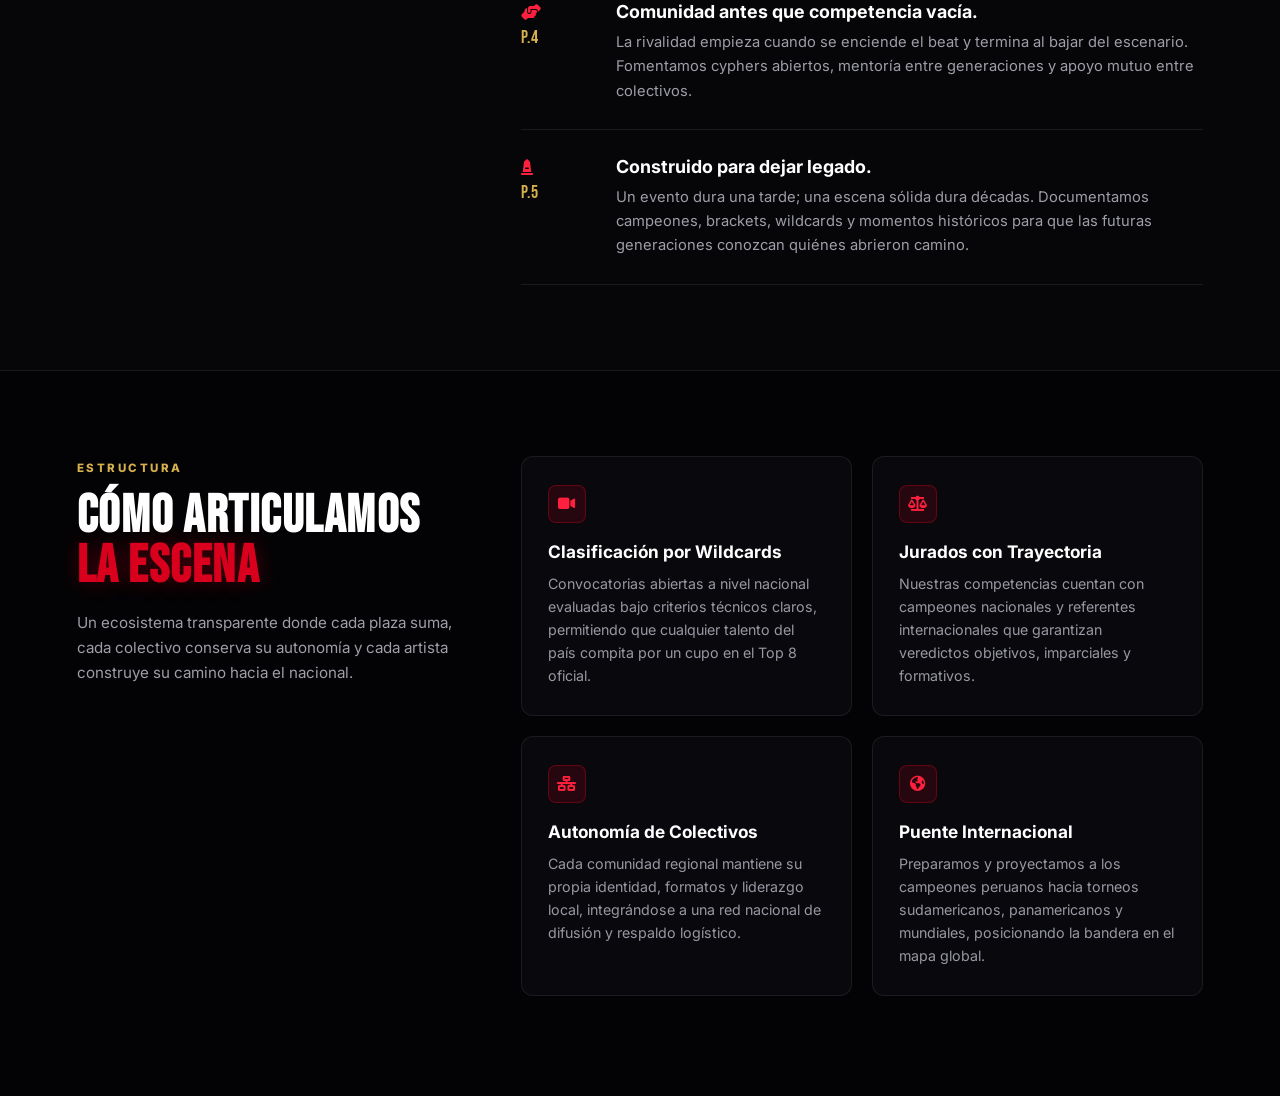
<file: nosotros/nosotros.html>
<!DOCTYPE html>
<html lang="es">
<head>
    <meta charset="UTF-8">
    <meta name="viewport" content="width=device-width, initial-scale=1.0">
    <title>Sobre Nosotros | Beatbox Perú</title>
    <link rel="icon" type="image/png" href="../PICS/V15_negro sobre rojo.png">
    <link rel="shortcut icon" type="image/png" href="../PICS/V15_negro sobre rojo.png">
    <link rel="stylesheet" href="../style.css">
    <link rel="stylesheet" href="nosotros.css">
    <link rel="preconnect" href="https://fonts.googleapis.com">
    <link rel="preconnect" href="https://fonts.gstatic.com" crossorigin>
    <link href="https://fonts.googleapis.com/css2?family=Bebas+Neue&family=Inter:wght@300;400;500;600;700;800&display=swap" rel="stylesheet">
    <link rel="stylesheet" href="https://cdnjs.cloudflare.com/ajax/libs/font-awesome/6.6.0/css/all.min.css">
</head>
<body>

<div class="spotlight"></div>

<!-- =========================
        NAVBAR UNIFICADO
========================== -->
<header class="navbar" id="navbar">
    <div class="logo-area">
        <a href="../index.html" class="logo">
            <img src="../PICS/V15_negro sobre rojo.png" alt="Beatbox Perú">
            <div class="logo-text">
                <span class="logo-top">Comunidad Oficial</span>
                <h2>BEATBOX <span>PERÚ</span></h2>
            </div>
        </a>
    </div>

    <nav class="nav-center">
        <ul class="menu">
            <li><a href="../index.html">Inicio</a></li>
            <li class="dropdown">
                <a href="nosotros.html" class="active-nav">Nosotros <i class="fa-solid fa-chevron-down"></i></a>
                <ul class="submenu">
                    <li><a href="nosotros.html">Sobre Nosotros</a></li>
                    <li><a href="contactanos.html">Contáctanos</a></li>
                </ul>
            </li>
            <li class="dropdown">
                <a href="#">Artistas <i class="fa-solid fa-chevron-down"></i></a>
                <ul class="submenu">
                    <li><a href="../artistas/campeonesnacionales.html">Campeones Nacionales</a></li>
                    <li><a href="../artistas/artistasdestacados.html">Artistas Destacados</a></li>
                </ul>
            </li>
            <li class="dropdown">
                <a href="../competencias/competencias.html">Competencias <i class="fa-solid fa-chevron-down"></i></a>
                <ul class="submenu">
                    <li><a href="../competencias/competencias.html">Brackets & Historial</a></li>
                    <li><a href="../index.html#eventos-comunidad">Próximos Eventos</a></li>
                </ul>
            </li>
            <li><a href="../merch.html">Merch</a></li>
        </ul>
    </nav>

    <div class="nav-socials">
        <a href="https://www.instagram.com/beatboxperunacional/" target="_blank" rel="noopener noreferrer" aria-label="Instagram"><i class="fa-brands fa-instagram"></i></a>
        <a href="https://discord.com" target="_blank" rel="noopener noreferrer" aria-label="Discord"><i class="fa-brands fa-discord"></i></a>
        <a href="https://www.tiktok.com/@beatboxperunacional" target="_blank" rel="noopener noreferrer" aria-label="TikTok"><i class="fa-brands fa-tiktok"></i></a>
        <a href="https://www.facebook.com/share/19njhVERoM/?mibextid=wwXIfr" target="_blank" rel="noopener noreferrer" aria-label="Facebook"><i class="fa-brands fa-facebook-f"></i></a>
        <a href="https://www.youtube.com/@beatboxperunacional" target="_blank" rel="noopener noreferrer" aria-label="YouTube"><i class="fa-brands fa-youtube"></i></a>
    </div>

    <div class="mobile-btn">
        <span></span><span></span><span></span>
    </div>
</header>

<!-- =========================
     1. MANIFIESTO EDITORIAL & TRAYECTORIA
========================== -->
<section class="about-editorial-hero">
    <div class="about-bg-glow"></div>
    <div class="about-container">
        <span class="about-eyebrow">ACERCA DE · COMUNIDAD OFICIAL DEL PERÚ</span>

        <div class="about-hero-split">
            <div class="about-hero-left">
                <h1 class="about-main-title">
                    Cada batalla documentada.<br>
                    Cada voz <span>respaldada.</span>
                </h1>
                <p class="about-lead-text">
                    Beatbox Perú existe para consolidar, profesionalizar y descentralizar la cultura del arte vocal en todo el territorio nacional. Conectamos a quienes viven el micrófono: competidores, colectivos regionales, jueces, organizadores y nuevas generaciones que dan sus primeros pasos en la plaza.
                </p>
                <p class="about-lead-text">
                    No somos una vitrina pasajera; construimos infraestructura real, estándares competitivos transparentes y memoria histórica para que cada exponente peruano tenga proyección dentro y fuera del país.
                </p>
                <div class="about-hero-actions">
                    <a href="contactanos.html" class="btn-about-primary">Conecta con el Movimiento <i class="fa-solid fa-arrow-right"></i></a>
                    <a href="#principios" class="btn-about-ghost">Nuestros Principios</a>
                </div>
            </div>

            <aside class="about-origin-card">
                <div class="origin-card-visual">
                    <img src="../PICS/baner1.jpeg" alt="Escena Beatbox Perú">
                    <span class="origin-badge">DESDE LAS PLAZAS · PERÚ</span>
                </div>
                <div class="origin-card-body">
                    <span class="origin-mini-label">NUESTRA HISTORIA</span>
                    <p>
                        Nacimos en el cemento, entre ruedas de improvisación, parlantes portátiles y encuentros autogestionados donde la voz humana era la única herramienta.
                    </p>
                    <p>
                        Hoy articulamos colectivos activos desde la costa hasta la sierra y el sur del país, organizando clasificatorias nacionales, wildcards oficiales y espacios de formación continua para elevar el nivel del beatbox peruano al circuito internacional.
                    </p>
                </div>
            </aside>
        </div>

        <!-- FRANJA DE MÉTRICAS DE IMPACTO NACIONAL -->
        <div class="about-metrics-strip">
            <div class="metric-box">
                <i class="fa-solid fa-microphone-lines"></i>
                <span class="metric-label">EXPONENTES ACTIVOS</span>
                <strong class="metric-value">30+</strong>
            </div>
            <div class="metric-box">
                <i class="fa-solid fa-people-group"></i>
                <span class="metric-label">COLECTIVOS ALIADOS</span>
                <strong class="metric-value">6+</strong>
            </div>
            <div class="metric-box">
                <i class="fa-solid fa-map-location-dot"></i>
                <span class="metric-label">REGIONES CONECTADAS</span>
                <strong class="metric-value">8</strong>
            </div>
            <div class="metric-box">
                <i class="fa-solid fa-trophy"></i>
                <span class="metric-label">TORNEOS & PLAZAS</span>
                <strong class="metric-value">25+</strong>
            </div>
            <div class="metric-box">
                <i class="fa-solid fa-globe-americas"></i>
                <span class="metric-label">PROYECCIÓN</span>
                <strong class="metric-value">LATAM</strong>
            </div>
            <div class="metric-box">
                <i class="fa-solid fa-shield-halved"></i>
                <span class="metric-label">AUTOGESTIÓN</span>
                <strong class="metric-value">100%</strong>
            </div>
        </div>
        <p class="metrics-footnote">* Datos consolidados a partir de los registros de competencias nacionales, plazas regionales y colectivos activos en todo el Perú.</p>
    </div>
</section>

<!-- =========================
     2. NUESTROS PRINCIPIOS (FILAS EDITORIALES)
========================== -->
<section id="principios" class="about-laws-section">
    <div class="about-container">
        <div class="laws-layout">
            <div class="laws-sticky-intro">
                <span class="about-eyebrow">EL CÓDIGO</span>
                <h2 class="section-heading-editorial">Lo que <span>defendemos</span></h2>
                <p>
                    Cada torneo, evaluación y alianza dentro de Beatbox Perú se sostiene sobre cinco pilares innegociables que protegen la integridad artística de nuestra escena.
                </p>
                <div class="laws-visual-frame">
                    <img src="../PICS/baner 2.jpeg" alt="Comunidad en tarima">
                </div>
            </div>

            <div class="laws-list">
                <article class="law-row">
                    <div class="law-meta">
                        <i class="fa-solid fa-crown"></i>
                        <span>P.1</span>
                    </div>
                    <div class="law-content">
                        <h3>El respeto se gana únicamente en el micrófono.</h3>
                        <p>Ni los contactos, ni la popularidad en redes, ni la antigüedad deciden una batalla. En tarima solo cuentan la musicalidad, la técnica, la originalidad y la presencia escénica frente al jurado.</p>
                    </div>
                </article>

                <article class="law-row">
                    <div class="law-meta">
                        <i class="fa-solid fa-fingerprint"></i>
                        <span>P.2</span>
                    </div>
                    <div class="law-content">
                        <h3>Identidad propia con raíces peruanas.</h3>
                        <p>Impulsamos el dominio de los estándares técnicos mundiales sin perder nuestra esencia. Celebramos al artista que fusiona ritmos locales, cadencias propias y carácter auténtico.</p>
                    </div>
                </article>

                <article class="law-row">
                    <div class="law-meta">
                        <i class="fa-solid fa-compass"></i>
                        <span>P.3</span>
                    </div>
                    <div class="law-content">
                        <h3>Descentralización real, de costa a sierra.</h3>
                        <p>El talento no es exclusivo de la capital. Trabajamos mano a mano con colectivos de Huancayo, Chimbote, Arequipa y cada región para que todo beatboxer tenga acceso a escenarios competitivos.</p>
                    </div>
                </article>

                <article class="law-row">
                    <div class="law-meta">
                        <i class="fa-solid fa-handshake-angle"></i>
                        <span>P.4</span>
                    </div>
                    <div class="law-content">
                        <h3>Comunidad antes que competencia vacía.</h3>
                        <p>La rivalidad empieza cuando se enciende el beat y termina al bajar del escenario. Fomentamos cyphers abiertos, mentoría entre generaciones y apoyo mutuo entre colectivos.</p>
                    </div>
                </article>

                <article class="law-row">
                    <div class="law-meta">
                        <i class="fa-solid fa-monument"></i>
                        <span>P.5</span>
                    </div>
                    <div class="law-content">
                        <h3>Construido para dejar legado.</h3>
                        <p>Un evento dura una tarde; una escena sólida dura décadas. Documentamos campeones, brackets, wildcards y momentos históricos para que las futuras generaciones conozcan quiénes abrieron camino.</p>
                    </div>
                </article>
            </div>
        </div>
    </div>
</section>

<!-- =========================
     3. CÓMO FUNCIONA EL CIRCUITO (CUADRÍCULA 2x2)
========================== -->
<section class="about-circuit-section">
    <div class="about-container">
        <div class="circuit-layout">
            <div class="circuit-intro">
                <span class="about-eyebrow">ESTRUCTURA</span>
                <h2 class="section-heading-editorial">Cómo articulamos <span>la escena</span></h2>
                <p>Un ecosistema transparente donde cada plaza suma, cada colectivo conserva su autonomía y cada artista construye su camino hacia el nacional.</p>
            </div>

            <div class="circuit-grid-2x2">
                <div class="circuit-card">
                    <div class="circuit-icon"><i class="fa-solid fa-video"></i></div>
                    <h3>Clasificación por Wildcards</h3>
                    <p>Convocatorias abiertas a nivel nacional evaluadas bajo criterios técnicos claros, permitiendo que cualquier talento del país compita por un cupo en el Top 8 oficial.</p>
                </div>

                <div class="circuit-card">
                    <div class="circuit-icon"><i class="fa-solid fa-scale-balanced"></i></div>
                    <h3>Jurados con Trayectoria</h3>
                    <p>Nuestras competencias cuentan con campeones nacionales y referentes internacionales que garantizan veredictos objetivos, imparciales y formativos.</p>
                </div>

                <div class="circuit-card">
                    <div class="circuit-icon"><i class="fa-solid fa-network-wired"></i></div>
                    <h3>Autonomía de Colectivos</h3>
                    <p>Cada comunidad regional mantiene su propia identidad, formatos y liderazgo local, integrándose a una red nacional de difusión y respaldo logístico.</p>
                </div>

                <div class="circuit-card">
                    <div class="circuit-icon"><i class="fa-solid fa-earth-americas"></i></div>
                    <h3>Puente Internacional</h3>
                    <p>Preparamos y proyectamos a los campeones peruanos hacia torneos sudamericanos, panamericanos y mundiales, posicionando la bandera en el mapa global.</p>
                </div>
            </div>
        </div>
    </div>
</section>


<!-- Script Global: Menú Móvil, Submenús y Efecto Scroll Navbar -->
<script>
document.addEventListener("DOMContentLoaded", () => {
    const mobileBtn = document.querySelector(".mobile-btn");
    const navbar = document.getElementById("navbar");
    const menuLinks = document.querySelectorAll(".nav-center a");

    if (mobileBtn && navbar) {
        mobileBtn.addEventListener("click", (e) => {
            e.stopPropagation();
            mobileBtn.classList.toggle("open");
            navbar.classList.toggle("nav-open");
        });
    }

    // Cerrar el menú automáticamente al tocar un enlace válido en celular
    menuLinks.forEach(link => {
        link.addEventListener("click", () => {
            const href = link.getAttribute("href");
            if (window.innerWidth <= 992 && href && href !== "#") {
                navbar.classList.remove("nav-open");
                if (mobileBtn) mobileBtn.classList.remove("open");
            }
        });
    });

    // Cerrar el menú al tocar fuera del navbar
    document.addEventListener("click", (e) => {
        if (navbar && navbar.classList.contains("nav-open") && !e.target.closest("#navbar")) {
            navbar.classList.remove("nav-open");
            if (mobileBtn) mobileBtn.classList.remove("open");
        }
    });

    // Efecto glass/blur al hacer scroll (usa .active en style.css)
    if (navbar) {
        window.addEventListener("scroll", () => {
            if (window.scrollY > 40) {
                navbar.classList.add("active");
            } else {
                navbar.classList.remove("active");
            }
        });
    }
});
</script>

</body>
</html>
</file>
<file: style.css>
/*====================================================
  1. CONFIGURACIÓN, VARIABLES Y RESET
====================================================*/
@import url('https://fonts.googleapis.com/css2?family=Bebas+Neue&family=Inter:wght@300;400;500;600;700;800&display=swap');

:root {
    --black: #050505;
    --black2: #0c0c0c;
    --black3: #141414;
    --red: #d8001d;
    --red2: #ff203d;
    --red-glow: rgba(216, 0, 29, 0.22);
    --gold: #d6b04d;
    --gold-glow: rgba(214, 176, 77, 0.12);
    --white: #ffffff;
    --gray: #b9b9b9;
    --shadow: 0 20px 45px rgba(0,0,0,.45);
    --transition: .45s cubic-bezier(.22,.61,.36,1);
    --nav-height: 82px;
}

* {
    margin: 0;
    padding: 0;
    box-sizing: border-box;
}

html { scroll-behavior: smooth; }
a { text-decoration: none; }
ul { list-style: none; }
img { max-width: 100%; display: block; }
::selection { background: var(--red); color: var(--white); }

body {
    background: var(--black);
    color: var(--white);
    font-family: 'Inter', sans-serif;
    overflow-x: hidden;
    padding-top: var(--nav-height);
}

body::before {
    content: "";
    position: fixed;
    inset: 0;
    background: radial-gradient(circle at top left, rgba(216,0,29,.08), transparent 35%),
                radial-gradient(circle at bottom right, rgba(214,176,77,.05), transparent 35%);
    pointer-events: none;
    z-index: -2;
}

/* Scrollbar */
::-webkit-scrollbar { width: 9px; }
::-webkit-scrollbar-track { background: #090909; }
::-webkit-scrollbar-thumb { background: linear-gradient(180deg, var(--red), var(--gold)); border-radius: 50px; }

/* Interface Utils */
.spotlight {
    position: fixed;
    width: 700px;
    height: 700px;
    border-radius: 50%;
    pointer-events: none;
    background: radial-gradient(circle, rgba(216,0,29,.10), transparent 70%);
    transform: translate(-50%,-50%);
    z-index: 0;
    transition: transform .08s linear;
}

/*====================================================
  2. NAVBAR FIJO SÓLIDO (LOGO IZQ · MENÚ CENTRO · REDES DER)
====================================================*/
.navbar {
    position: fixed;
    top: 0;
    left: 0;
    width: 100%;
    height: var(--nav-height);
    padding: 0 5%;
    display: grid;
    grid-template-columns: 1fr auto 1fr;
    align-items: center;
    background: #0a0a0c;
    border-bottom: 1px solid rgba(255, 255, 255, 0.08);
    box-shadow: 0 8px 25px rgba(0, 0, 0, 0.65);
    z-index: 9999;
    transition: var(--transition);
}

.navbar.active {
    background: rgba(10, 10, 12, 0.96);
    backdrop-filter: blur(16px);
}

.logo-area {
    justify-self: start;
}

.logo-area .logo { display: flex; align-items: center; gap: 14px; }
.logo img { width: 48px; height: auto; border-radius: 4px; transition: .4s; }
.logo:hover img { transform: rotate(-8deg) scale(1.06); }
.logo-text { display: flex; flex-direction: column; }
.logo-top { color: #9a9a9a; font-size: .65rem; letter-spacing: 2px; text-transform: uppercase; }

.logo-text h2 {
    font-family: "Bebas Neue", sans-serif;
    font-size: 1.75rem;
    font-weight: 400;
    color: var(--white);
    letter-spacing: 2px;
    line-height: 1;
    margin-top: 2px;
}
.logo-text h2 span { color: var(--red); }

.nav-center {
    justify-self: center;
}

.menu { display: flex; gap: 34px; align-items: center; }
.menu > li { position: relative; }
.menu > li > a {
    color: var(--white);
    font-size: .9rem;
    font-weight: 600;
    display: flex;
    align-items: center;
    gap: 7px;
    position: relative;
    transition: .3s;
}

.menu > li > a:hover {
    color: var(--red2);
}

.menu > li > a::after {
    content: "";
    position: absolute;
    left: 0;
    bottom: -8px;
    width: 0;
    height: 2px;
    background: linear-gradient(90deg, var(--red), var(--gold));
    transition: .4s;
}
.menu > li:hover > a::after { width: 100%; }

.submenu {
    position: absolute;
    top: 42px;
    left: 0;
    width: 250px;
    padding: 12px;
    background: rgba(14,14,16,.96);
    backdrop-filter: blur(18px);
    border: 1px solid rgba(255,255,255,.08);
    border-radius: 14px;
    box-shadow: 0 20px 50px rgba(0,0,0,.7);
    opacity: 0;
    visibility: hidden;
    transform: translateY(15px);
    transition: var(--transition);
}
.dropdown:hover .submenu { opacity: 1; visibility: visible; transform: translateY(0); }
.submenu li { margin: 4px 0; }

.submenu a {
    display: block;
    padding: 12px 16px;
    color: var(--white);
    font-size: 0.88rem;
    border-radius: 10px;
    transition: .35s;
    position: relative;
    overflow: hidden;
}

.submenu a::before {
    content: "";
    position: absolute;
    top: 0;
    left: 0;
    width: 4px;
    height: 100%;
    background: var(--red);
    transform: scaleY(0);
    transition: .35s;
}
.submenu a:hover { background: rgba(255,255,255,.06); padding-left: 24px; }
.submenu a:hover::before { transform: scaleY(1); }

/* Redes Sociales en la derecha del Navbar */
.nav-socials {
    justify-self: end;
    display: flex;
    align-items: center;
    gap: 10px;
}

.nav-socials a {
    width: 34px;
    height: 34px;
    border-radius: 50%;
    background: rgba(255, 255, 255, 0.05);
    border: 1px solid rgba(255, 255, 255, 0.1);
    color: #d4d4d8;
    display: flex;
    align-items: center;
    justify-content: center;
    font-size: 0.9rem;
    transition: all 0.3s ease;
}

.nav-socials a:hover {
    background: var(--red);
    border-color: var(--red);
    color: #ffffff;
    transform: translateY(-2px);
    box-shadow: 0 5px 15px rgba(216, 0, 29, 0.4);
}

.mobile-btn { display: none; width: 36px; cursor: pointer; justify-self: end; z-index: 10001; }
.mobile-btn span { display: block; height: 3px; margin: 6px 0; border-radius: 20px; background: var(--white); transition: .35s; }
.mobile-btn.open span:nth-child(1) { transform: translateY(9px) rotate(45deg); }
.mobile-btn.open span:nth-child(2) { opacity: 0; }
.mobile-btn.open span:nth-child(3) { transform: translateY(-9px) rotate(-45deg); }

/*====================================================
  3. HERO SECCIÓN (DEBAJO DE LA BARRA SIN SOLAPARSE)
====================================================*/
.hero {
    position: relative;
    width: 100%;
    min-height: calc(100vh - var(--nav-height));
    overflow: hidden;
    display: flex;
    justify-content: flex-start;
    align-items: center;
    background: var(--black);
    padding: 60px 8% 70px 8%;
}

.hero-slider, .hero-overlay, .hero-gradient, .hero-noise { position: absolute; inset: 0; }
.hero-slider { z-index: 1; }
.hero-slider img {
    position: absolute;
    width: 100%;
    height: 100%;
    object-fit: cover;
    object-position: center top;
    opacity: 0;
    transform: scale(1);
    transition: opacity 2s ease, transform 9s ease;
}
.hero-slider img.active { opacity: 0.22; transform: scale(1.06); }
.hero-overlay { background: linear-gradient(rgba(0,0,0,.52), rgba(0,0,0,.74)); z-index: 2; }
.hero-gradient {
    background: radial-gradient(circle at 15% 20%, var(--red-glow), transparent 45%),
                radial-gradient(circle at 80% 70%, var(--gold-glow), transparent 45%),
                linear-gradient(to bottom, rgba(0,0,0,.15), rgba(0,0,0,.88));
    z-index: 3;
}
.hero-noise { background-image: url("img/noise.png"); opacity: .05; mix-blend-mode: soft-light; animation: noiseMove 8s linear infinite; z-index: 4; }

@keyframes noiseMove {
    0%, 100% { transform: translate(0); }
    25% { transform: translate(-15px,10px); }
    50% { transform: translate(15px,-10px); }
    75% { transform: translate(-8px,-8px); }
}

.hero-light { position: absolute; border-radius: 50%; filter: blur(120px); z-index: 3; }
.hero-light-1 { width: 450px; height: 450px; background: var(--red-glow); top: -120px; left: -120px; animation: lightOne 9s ease-in-out infinite; }
.hero-light-2 { width: 380px; height: 380px; background: var(--gold-glow); bottom: -120px; right: -120px; animation: lightTwo 11s ease-in-out infinite; }

@keyframes lightOne { 0%, 100% { transform: translate(0); } 50% { transform: translate(70px,40px); } }
@keyframes lightTwo { 0%, 100% { transform: translate(0); } 50% { transform: translate(-70px,-40px); } }

.hero-main-grid {
    position: relative;
    z-index: 20;
    width: 100%;
    display: flex;
    align-items: center;
    justify-content: space-between;
    gap: 50px;
}

.hero-content {
    position: relative;
    z-index: 20;
    flex: 1 1 52%;
    max-width: 720px;
    text-align: left;
    display: flex;
    flex-direction: column;
    align-items: flex-start;
    animation: heroFade 1.4s ease;
}

@keyframes heroFade { from { opacity: 0; transform: translateY(40px); } to { opacity: 1; transform: translateY(0); } }

.hero-logo {
    width: 110px;
    height: auto;
    margin-bottom: 22px;
    filter: drop-shadow(0 0 30px rgba(216,0,29,.45));
    animation: logoFloat 5s ease-in-out infinite;
    transition: 1s;
}
.hero-logo:hover { transform: rotate(-8deg) scale(1.08); }
@keyframes logoFloat { 0%, 100% { transform: translateY(0); } 50% { transform: translateY(-10px); } }

.hero-tag {
    display: inline-block;
    padding: 6px 14px;
    background: var(--red);
    color: var(--white);
    font-size: .85rem;
    font-weight: 800;
    letter-spacing: 1px;
    text-transform: uppercase;
    margin-bottom: 24px;
}

.hero-content h1 {
    font-family: "Bebas Neue", sans-serif;
    font-size: clamp(3.4rem, 7.5vw, 7.2rem);
    line-height: .9;
    letter-spacing: 3px;
    color: var(--white);
    text-shadow: 0 0 10px rgba(255,255,255,.2), 0 0 40px rgba(216,0,29,.18), 0 0 90px rgba(216,0,29,.12);
}
.hero-content h1 span { color: var(--red); }

.hero-description {
    max-width: 580px;
    margin-top: 20px;
    color: #d4d4d4;
    font-size: 1.08rem;
    line-height: 1.65;
}

.hero-stats { margin-top: 48px; display: flex; justify-content: flex-start; gap: 70px; flex-wrap: wrap; width: 100%; }
.hero-stats div { position: relative; }
.hero-stats div::after { content: ""; position: absolute; right: -40px; top: 10px; width: 1px; height: 55px; background: rgba(255,255,255,.12); }
.hero-stats div:last-child::after { display: none; }
.hero-stats h2 { font-family: "Bebas Neue", sans-serif; font-size: 3.2rem; color: var(--gold); letter-spacing: 2px; }
.hero-stats span { color: #bdbdbd; letter-spacing: 1px; }

/*====================================================
  3B. COLUMNA DERECHA HERO: CONTADOR WILDCARDS (GLASS)
====================================================*/
.hero-wildcard-aside {
    flex: 0 1 480px;
    width: 100%;
    max-width: 480px;
    display: flex;
    flex-direction: column;
    gap: 14px;
    animation: heroFade 1.6s ease;
}

.wildcard-news-pill {
    background: rgba(12, 12, 12, 0.55);
    backdrop-filter: blur(12px);
    -webkit-backdrop-filter: blur(12px);
    border: 1px solid rgba(214, 176, 77, 0.35);
    border-radius: 50px;
    padding: 9px 18px;
    display: flex;
    align-items: center;
    justify-content: center;
    gap: 10px;
    text-align: center;
}

.news-dot {
    width: 8px;
    height: 8px;
    border-radius: 50%;
    background: var(--gold);
    box-shadow: 0 0 10px var(--gold);
    flex-shrink: 0;
}

.wildcard-news-pill p {
    font-family: 'Inter', sans-serif;
    font-size: 0.78rem;
    color: #e8e8e8;
    margin: 0;
}

.wildcard-news-pill strong {
    color: var(--gold);
    letter-spacing: 0.5px;
}

.wildcard-news-pill span {
    color: #a8a8a8;
}

.wildcard-main-card {
    background: rgba(10, 10, 10, 0.52);
    backdrop-filter: blur(14px);
    -webkit-backdrop-filter: blur(14px);
    border: 1px solid rgba(255, 255, 255, 0.1);
    border-top: 2px solid var(--red);
    border-radius: 16px;
    padding: 24px 26px;
    box-shadow: 0 20px 50px rgba(0, 0, 0, 0.55), 0 0 30px rgba(216, 0, 29, 0.08);
}

.wc-row {
    display: flex;
    align-items: center;
    justify-content: space-between;
    gap: 16px;
}

.wc-divider {
    height: 1px;
    width: 100%;
    background: rgba(255, 255, 255, 0.1);
    margin: 18px 0;
}

.wc-info-left {
    display: flex;
    align-items: center;
    gap: 14px;
}

.wc-badge-icon {
    width: 46px;
    height: 46px;
    border-radius: 12px;
    background: rgba(216, 0, 29, 0.16);
    border: 1px solid rgba(216, 0, 29, 0.4);
    display: flex;
    align-items: center;
    justify-content: center;
    color: var(--red2);
    font-size: 1.2rem;
    flex-shrink: 0;
}

.wc-details h3 {
    font-family: "Bebas Neue", sans-serif;
    font-size: 1.35rem;
    letter-spacing: 1px;
    color: #ffffff;
    line-height: 1.1;
    margin-bottom: 4px;
}

.wc-details h3 span {
    color: var(--red);
}

.wc-status-label {
    display: inline-block;
    font-family: 'Inter', sans-serif;
    font-size: 0.72rem;
    font-weight: 800;
    color: var(--gold);
    letter-spacing: 0.8px;
    margin-bottom: 6px;
}

.wc-timer-display {
    display: flex;
    align-items: baseline;
    gap: 8px;
    margin-bottom: 6px;
    flex-wrap: wrap;
}

.wc-time-unit {
    display: inline-flex;
    align-items: baseline;
}

.wc-time-unit span {
    font-family: "Bebas Neue", sans-serif;
    font-size: 2.3rem;
    font-weight: 400;
    color: #ffffff;
    line-height: 0.95;
    letter-spacing: 1px;
}

.wc-time-unit small {
    font-family: 'Inter', sans-serif;
    font-size: 0.8rem;
    font-weight: 700;
    color: var(--red2);
    margin-left: 2px;
    text-transform: lowercase;
}

.wc-left-text {
    font-family: 'Inter', sans-serif;
    font-size: 0.78rem;
    color: #b0b0b0;
    margin-left: 2px;
}

.wc-closed-msg {
    font-family: "Bebas Neue", sans-serif;
    font-size: 1.45rem;
    color: var(--gold);
    letter-spacing: 1px;
}

.wc-date-main {
    font-family: 'Inter', sans-serif;
    font-size: 0.8rem;
    color: #e0e0e0;
    margin-bottom: 2px;
}

.wc-date-sub {
    font-family: 'Inter', sans-serif;
    font-size: 0.74rem;
    color: #9a9a9a;
}

.wc-date-sub strong {
    color: var(--gold);
}

.wc-action-right {
    flex-shrink: 0;
}

.btn-wc-outline {
    display: inline-block;
    padding: 10px 18px;
    border-radius: 50px;
    font-family: 'Inter', sans-serif;
    font-size: 0.8rem;
    font-weight: 700;
    text-align: center;
    transition: all 0.3s ease;
    white-space: nowrap;
    background: rgba(255, 255, 255, 0.08);
    color: #ffffff;
    border: 1px solid rgba(255, 255, 255, 0.2);
}

.btn-wc-outline:hover {
    background: #ffffff;
    color: #000000;
}

.scroll-indicator { position: absolute; bottom: 20px; left: 50%; transform: translateX(-50%); z-index: 20; }
.scroll-indicator span { display: block; width: 28px; height: 48px; border: 2px solid rgba(255,255,255,.35); border-radius: 30px; position: relative; }
.scroll-indicator span::before {
    content: "";
    position: absolute;
    left: 50%;
    transform: translateX(-50%);
    width: 5px;
    height: 10px;
    border-radius: 20px;
    background: var(--white);
    top: 8px;
    animation: scrollMove 2s infinite;
}
@keyframes scrollMove { 0% { opacity: 1; top: 8px; } 100% { opacity: 0; top: 28px; } }

/*====================================================
  4. COMUNIDADES & NOTICIAS (SPLIT GENERAL)
====================================================*/
.main-split-section {
    background: #000000;
    background-image: url('../beatbox-peru/PICS/background-beatbox.svg');
    background-position: center;
    background-repeat: no-repeat;
    background-size: cover;
    padding: 80px 8%;
}
.split-wrapper { max-width: 1400px; margin: 0 auto; display: flex; gap: 45px; align-items: flex-start; width: 100%; }
.split-col-left { flex: 0 0 60%; width: 60%; display: flex; flex-direction: column; }
.split-header { width: 100%; margin-bottom: 25px; text-align: left; }

.section-title-premium {
    font-family: "Bebas Neue", sans-serif;
    font-size: clamp(2.4rem, 4.5vw, 3.5rem);
    font-weight: 900;
    color: #ffffff;
    text-transform: uppercase;
    letter-spacing: 1.5px;
    line-height: 0.95;
    margin-bottom: 10px;
}

.section-subtitle-premium {
    font-family: 'Inter', sans-serif;
    font-size: 0.95rem;
    color: #9a9a9a;
}

.section-title-premium-small {
    font-family: "Bebas Neue", sans-serif;
    font-size: clamp(2.1rem, 3.8vw, 2.8rem);
    font-weight: 900;
    color: #ffffff;
    text-transform: uppercase;
    letter-spacing: 1px;
    line-height: 0.95;
    margin-bottom: 20px;
}

.section-title-premium span,
.section-title-premium-small span {
    color: var(--red, #d8001d);
    text-shadow: 0 0 15px rgba(216, 0, 29, 0.4);
}

/* Carrusel Radio */
.carousel-radio-container { width: 100%; position: relative; }
.carousel-radio-container input[type="radio"] { display: none; }
.carousel-native-window { width: 100%; overflow: hidden; border-radius: 12px; }
.carousel-track { display: flex; gap: 20px; width: 300%; transition: transform 0.6s cubic-bezier(0.25, 1, 0.5, 1); }

.custom-card-item {
    flex: 0 0 calc(16.666% - 14px);
    background: #0b0b0b;
    border: 1px solid rgba(255, 255, 255, 0.04);
    border-radius: 12px;
    overflow: hidden;
    display: flex;
    flex-direction: column;
    transition: border-color 0.3s ease;
}
.custom-card-item:hover { border-color: rgba(216, 0, 29, 0.4); }

.card-img-wrapper { width: 100%; height: 170px; background: #141414; overflow: hidden; }
.card-img-wrapper img { width: 100%; height: 100%; object-fit: cover; transition: transform 0.5s ease; }
.custom-card-item:hover .card-img-wrapper img { transform: scale(1.05); }

.card-info { padding: 20px; display: flex; flex-direction: column; flex-grow: 1; }
.card-tag { font-family: 'Inter', sans-serif; font-size: 0.7rem; font-weight: 800; color: #d8001d; letter-spacing: 1px; margin-bottom: 8px; }
.card-info h3 { font-family: "Bebas Neue", sans-serif; font-size: 1.8rem; color: #ffffff; margin-bottom: 8px; }
.card-info p { font-family: 'Inter', sans-serif; color: #8a8a8a; font-size: 0.88rem; line-height: 1.5; margin-bottom: 20px; flex-grow: 1; }
.btn-card-link { font-family: 'Inter', sans-serif; font-size: 0.9rem; font-weight: 600; color: #ffffff; display: inline-flex; align-items: center; gap: 8px; transition: color 0.3s; }
.btn-card-link:hover { color: #d8001d; }

#slide-1:checked ~ .carousel-native-window .carousel-track { transform: translateX(0%); }
#slide-2:checked ~ .carousel-native-window .carousel-track { transform: translateX(calc(-33.333% - 7px)); }
#slide-3:checked ~ .carousel-native-window .carousel-track { transform: translateX(calc(-66.666% - 14px)); }

.carousel-dots { display: flex; justify-content: center; gap: 12px; margin-top: 25px; width: 100%; }
.dot-btn { width: 12px; height: 12px; border-radius: 50%; background: rgba(255, 255, 255, 0.2); cursor: pointer; transition: all 0.3s ease; }
.dot-btn:hover { background: rgba(255, 255, 255, 0.6); }

#slide-1:checked ~ .carousel-dots label[for="slide-1"],
#slide-2:checked ~ .carousel-dots label[for="slide-2"],
#slide-3:checked ~ .carousel-dots label[for="slide-3"] { background: #d8001d; width: 28px; border-radius: 6px; }

/* Columna Derecha: Beatboxers Relevantes */
.split-col-right { flex: 0 0 40%; width: 40%; display: flex; flex-direction: column; border-top: 1px solid rgba(255, 255, 255, 0.1); padding-top: 15px; }

/*====================================================
  5. SECCIÓN ASIMÉTRICA: TIMELINE & ARTISTAS COMPACTOS
====================================================*/
.content-split-artists { 
    background: #000000 url('../beatbox-peru/PICS/background-beatbox.svg') no-repeat center center; 
    background-size: cover;
    padding: 80px 8% 100px 8%; 
}
.content-split-artists .split-wrapper { display: flex; gap: 45px; align-items: flex-start; width: 100%; }

.content-split-artists .split-col-left { flex: 0 0 60%; width: 60%; }
.content-split-artists .split-col-right { flex: 0 0 40%; width: 40%; border-top: none !important; padding-top: 0 !important; }

.content-split-artists .split-header { min-height: 110px; display: flex; flex-direction: column; justify-content: flex-end; margin-bottom: 30px; }

/* Cronología en Columna Completa Centrada */
.single-column-timeline {
    justify-content: center;
}

.split-col-full.timeline-zigzag-column {
    flex: 0 0 100%;
    width: 100%;
    max-width: 980px;
    margin: 0 auto;
}

.split-col-full.timeline-zigzag-column .split-header {
    text-align: center;
    align-items: center;
}

/* Timeline ZigZag */
.timeline-mini-tag { font-family: 'Inter', sans-serif; color: var(--gold); font-size: 0.75rem; font-weight: 800; letter-spacing: 3px; display: block; margin-bottom: 6px; text-transform: uppercase; }
.timeline-zigzag-wrapper { position: relative; width: 100%; margin-top: 20px; padding: 20px 0; }
.timeline-center-line { position: absolute; top: 0; bottom: 0; left: 50%; transform: translateX(-50%); width: 2px; background: linear-gradient(to bottom, var(--red) 0%, var(--gold) 50%, rgba(255,255,255,0.02) 100%); }
.timeline-zigzag-node { display: flex; align-items: center; width: 100%; margin-bottom: 40px; position: relative; }
.timeline-zigzag-node:last-child { margin-bottom: 0; }

.node-glow-circle {
    position: absolute;
    left: 50%;
    transform: translateX(-50%);
    width: 64px;
    height: 64px;
    border-radius: 50%;
    background: radial-gradient(circle, #160204 0%, #050505 100%);
    border: 2px solid var(--red);
    display: flex;
    align-items: center;
    justify-content: center;
    text-align: center;
    z-index: 5;
    box-shadow: 0 0 20px rgba(216, 0, 29, 0.25);
    transition: all 0.4s ease;
}
.node-glow-circle span {
    font-family: "Bebas Neue", sans-serif;
    font-size: 1.1rem;
    color: var(--white);
    letter-spacing: 0.8px;
    line-height: 0.95;
}
.node-glow-circle span small {
    font-size: 0.82rem;
    color: var(--gold);
}

.node-card-content { width: 43%; background: #080808; border: 1px solid rgba(255, 255, 255, 0.03); padding: 20px; border-radius: 12px; position: relative; transition: all 0.4s cubic-bezier(0.25, 1, 0.5, 1); }
.left-node { justify-content: flex-end; }
.left-node .node-card-content { margin-left: auto; }
.right-node { justify-content: flex-start; }
.right-node .node-card-content { margin-right: auto; }

.card-mini-label { font-family: 'Inter', sans-serif; font-size: 0.68rem; font-weight: 800; color: var(--gold); letter-spacing: 1.2px; text-transform: uppercase; display: block; margin-bottom: 4px; }
.node-card-content h3 { font-family: "Bebas Neue", sans-serif; font-size: 1.8rem; color: #ffffff; letter-spacing: 1px; margin-bottom: 6px; }
.node-card-content p { font-family: 'Inter', sans-serif; font-size: 0.88rem; color: #8c8c8c; line-height: 1.5; }

.timeline-zigzag-node:hover .node-glow-circle { transform: translateX(-50%) scale(1.08); }
.timeline-zigzag-node:hover .node-card-content { background: #0c0c0c; border-color: rgba(216, 0, 29, 0.3); }

/* Carrusel de Beatboxers */
.artist-solo-carousel { width: 100%; max-width: 420px; margin: 0 auto; position: relative; }
.artist-solo-carousel input[type="radio"] { display: none; }

.artist-solo-carousel .artist-solo-track { 
    display: flex; 
    width: 300%;
    transition: transform 0.6s cubic-bezier(0.25, 1, 0.5, 1); 
}

.solo-artist-card { 
    flex: 0 0 33.3333%; 
    width: 33.3333%; 
    background: #060606; 
    border: 1px solid rgba(255, 255, 255, 0.04); 
    border-radius: 14px; 
    overflow: hidden; 
    display: flex; 
    flex-direction: column; 
    box-sizing: border-box;
}

.solo-artist-card .card-img-wrapper { height: 280px; position: relative; width: 100%; overflow: hidden; }
.solo-artist-card .card-img-wrapper img { width: 100%; height: 100%; object-fit: cover; }
.premium-artist-meta { padding: 24px 22px; }
.premium-artist-meta h3 { font-family: "Bebas Neue", sans-serif; font-size: 2.4rem; margin-bottom: 6px; line-height: 1; color: #ffffff; letter-spacing: 1px; }
.premium-artist-meta p { font-family: 'Inter', sans-serif; font-size: 0.85rem; line-height: 1.4; color: #8c8c8c; margin-bottom: 18px; }
.font-gold { color: var(--gold) !important; }

#artist-1:checked ~ .carousel-native-window .artist-solo-track { transform: translateX(0%); }
#artist-2:checked ~ .carousel-native-window .artist-solo-track { transform: translateX(-33.3333%); }
#artist-3:checked ~ .carousel-native-window .artist-solo-track { transform: translateX(-66.6666%); }

.premium-dots { display: flex; justify-content: center; gap: 8px; margin-top: 20px; width: 100%; }
.premium-dots .dot-btn { width: 12px; height: 12px; border-radius: 50%; background: rgba(255, 255, 255, 0.2); cursor: pointer; transition: all 0.3s ease; }

#artist-1:checked ~ .premium-dots label[for="artist-1"], 
#artist-2:checked ~ .premium-dots label[for="artist-2"], 
#artist-3:checked ~ .premium-dots label[for="artist-3"] { 
    background: var(--red, #d8001d); 
    width: 35px; 
    border-radius: 6px; 
}

/*====================================================
  6. SECCIÓN: CARTELERA & MODERACIÓN STAFF ("S")
====================================================*/
.community-events-section {
    background: #030305;
    border-top: 1px solid rgba(255, 255, 255, 0.06);
    padding: 65px 8% 110px 8%;
    width: 100%;
    position: relative;
}

.community-events-container {
    max-width: 1320px;
    margin: 0 auto;
    width: 100%;
}

.ce-top-bar {
    display: flex;
    justify-content: space-between;
    align-items: flex-start;
    gap: 24px;
    margin-bottom: 30px;
}

/* Botón cuadrado "S" de Staff en la esquina superior derecha */
.btn-staff-s {
    width: 36px;
    height: 36px;
    background: #0b0b0f;
    border: 1.5px solid rgba(216, 0, 29, 0.55);
    border-radius: 8px;
    color: var(--red2);
    font-family: "Bebas Neue", sans-serif;
    font-size: 1.35rem;
    letter-spacing: 0.5px;
    display: inline-flex;
    align-items: center;
    justify-content: center;
    cursor: pointer;
    flex-shrink: 0;
    transition: all 0.28s ease;
    box-shadow: 0 0 12px rgba(216, 0, 29, 0.15);
}

.btn-staff-s:hover {
    background: var(--red);
    border-color: var(--red);
    color: #ffffff;
    transform: scale(1.06);
    box-shadow: 0 0 18px rgba(216, 0, 29, 0.5);
}

/* Panel Moderador */
.ce-admin-panel {
    background: #0c0c10;
    border: 1px solid rgba(216, 0, 29, 0.45);
    border-radius: 12px;
    padding: 18px 24px;
    margin-bottom: 32px;
    box-shadow: 0 12px 35px rgba(0, 0, 0, 0.65);
}

.ce-admin-inner {
    display: flex;
    align-items: center;
    justify-content: space-between;
    gap: 20px;
    flex-wrap: wrap;
}

.ce-admin-info {
    display: flex;
    align-items: center;
    gap: 10px;
    color: #e4e4e7;
    font-size: 0.88rem;
}

.ce-admin-info i {
    color: var(--red2);
}

.ce-admin-controls {
    display: flex;
    gap: 10px;
    align-items: center;
    flex-wrap: wrap;
}

.ce-admin-controls input {
    background: #050507;
    border: 1px solid rgba(255, 255, 255, 0.18);
    color: #ffffff;
    padding: 10px 14px;
    border-radius: 8px;
    font-size: 0.86rem;
    min-width: 240px;
}

.btn-ce-unlock {
    background: var(--red);
    color: #ffffff;
    border: none;
    padding: 10px 18px;
    border-radius: 8px;
    font-weight: 700;
    font-size: 0.84rem;
    cursor: pointer;
    transition: background 0.3s;
}

.btn-ce-unlock:hover {
    background: var(--red2);
}

.ce-admin-feedback {
    width: 100%;
    color: var(--red2);
    font-size: 0.82rem;
    font-weight: 600;
    margin-top: 6px;
}

.ce-admin-active-bar {
    display: flex;
    justify-content: space-between;
    align-items: center;
    gap: 16px;
    flex-wrap: wrap;
    color: #a7f3d0;
    font-size: 0.88rem;
}

.btn-ce-lock {
    background: rgba(255, 255, 255, 0.1);
    color: #ffffff;
    border: 1px solid rgba(255, 255, 255, 0.2);
    padding: 8px 14px;
    border-radius: 6px;
    font-size: 0.8rem;
    font-weight: 600;
    cursor: pointer;
}

/* Grid Cartelera (1 columna para público, 2 columnas cuando entra el moderador) */
.ce-grid {
    display: grid;
    grid-template-columns: 1fr;
    gap: 36px;
    align-items: start;
}

.ce-grid.is-moderator {
    grid-template-columns: 440px 1fr;
}

.ce-form-card {
    background: #09090c;
    border: 1px solid rgba(255, 255, 255, 0.08);
    border-top: 3px solid var(--red);
    border-radius: 14px;
    padding: 28px;
}

.ce-form-card h3 {
    font-family: "Bebas Neue", sans-serif;
    font-size: 1.85rem;
    letter-spacing: 1px;
    color: #ffffff;
    margin-bottom: 20px;
    display: flex;
    align-items: center;
    gap: 10px;
}

.ce-form-card h3 i {
    color: var(--red);
    font-size: 1.3rem;
}

.ce-form {
    display: flex;
    flex-direction: column;
    gap: 15px;
}

.ce-form-row {
    display: grid;
    grid-template-columns: 1fr 1fr;
    gap: 12px;
}

.ce-form-group {
    display: flex;
    flex-direction: column;
    gap: 6px;
}

.ce-form-group label {
    font-size: 0.78rem;
    font-weight: 700;
    color: #b4b4bb;
    text-transform: uppercase;
    letter-spacing: 0.5px;
}

.ce-form-group input[type="text"],
.ce-form-group input[type="date"],
.ce-form-group input[type="url"],
.ce-form-group textarea {
    background: #040406;
    border: 1px solid rgba(255, 255, 255, 0.12);
    border-radius: 8px;
    padding: 11px 13px;
    color: #ffffff;
    font-family: 'Inter', sans-serif;
    font-size: 0.88rem;
    width: 100%;
    transition: border-color 0.3s;
}

.ce-form-group input:focus,
.ce-form-group textarea:focus {
    outline: none;
    border-color: var(--red);
}

.btn-ce-submit {
    margin-top: 6px;
    background: linear-gradient(135deg, var(--red), var(--red2));
    color: #ffffff;
    border: none;
    padding: 14px 20px;
    border-radius: 8px;
    font-family: "Bebas Neue", sans-serif;
    font-size: 1.25rem;
    letter-spacing: 1.2px;
    cursor: pointer;
    display: flex;
    align-items: center;
    justify-content: center;
    gap: 10px;
    transition: transform 0.25s, box-shadow 0.25s;
}

.btn-ce-submit:hover {
    transform: translateY(-2px);
    box-shadow: 0 10px 25px rgba(216, 0, 29, 0.4);
}

/* Lista de eventos creados */
.ce-list-header h3 {
    font-family: "Bebas Neue", sans-serif;
    font-size: 1.9rem;
    letter-spacing: 1px;
    color: #ffffff;
    margin-bottom: 18px;
}

.ce-list-header h3 span {
    color: var(--gold);
}

.ce-cards-stack {
    display: flex;
    flex-direction: column;
    gap: 18px;
}

.ce-event-item {
    background: #08080b;
    border: 1px solid rgba(255, 255, 255, 0.08);
    border-radius: 14px;
    padding: 22px;
    display: flex;
    gap: 22px;
    align-items: flex-start;
    transition: border-color 0.3s;
}

.ce-event-item:hover {
    border-color: rgba(216, 0, 29, 0.35);
}

.ce-event-date {
    min-width: 74px;
    background: #101015;
    border: 1px solid rgba(255, 255, 255, 0.08);
    border-radius: 10px;
    padding: 12px 8px;
    display: flex;
    flex-direction: column;
    align-items: center;
    text-align: center;
    flex-shrink: 0;
}

.ce-day {
    font-family: "Bebas Neue", sans-serif;
    font-size: 2.3rem;
    line-height: 0.9;
    color: #ffffff;
}

.ce-month {
    font-family: "Bebas Neue", sans-serif;
    font-size: 1rem;
    color: var(--red2);
    letter-spacing: 1px;
    margin-top: 3px;
}

.ce-year {
    font-size: 0.72rem;
    color: #888;
    margin-top: 2px;
}

.ce-event-body {
    flex: 1;
    width: 100%;
}

.ce-event-top-tags {
    display: flex;
    justify-content: space-between;
    align-items: center;
    gap: 10px;
    margin-bottom: 8px;
    flex-wrap: wrap;
}

.ce-org-badge {
    font-size: 0.72rem;
    font-weight: 800;
    text-transform: uppercase;
    letter-spacing: 1px;
    color: var(--gold);
    background: rgba(214, 176, 77, 0.12);
    border: 1px solid rgba(214, 176, 77, 0.3);
    padding: 3px 10px;
    border-radius: 50px;
}

.btn-ce-delete {
    background: rgba(216, 0, 29, 0.16);
    color: #ff4d67;
    border: 1px solid rgba(216, 0, 29, 0.45);
    padding: 5px 12px;
    border-radius: 6px;
    font-size: 0.75rem;
    font-weight: 700;
    cursor: pointer;
    display: inline-flex;
    align-items: center;
    gap: 6px;
    transition: all 0.25s;
}

.btn-ce-delete:hover {
    background: var(--red);
    color: #ffffff;
}

.ce-event-body h4 {
    font-family: "Bebas Neue", sans-serif;
    font-size: 1.9rem;
    letter-spacing: 0.8px;
    color: #ffffff;
    margin-bottom: 10px;
}

.ce-meta-grid {
    display: flex;
    flex-direction: column;
    gap: 7px;
}

.ce-meta-grid p {
    font-size: 0.88rem;
    color: #b8b8c0;
    line-height: 1.45;
}

.ce-meta-grid strong {
    color: #ffffff;
}

.ce-meta-grid i {
    color: var(--red2);
    width: 18px;
}

.ce-badge-link {
    display: inline-flex;
    align-items: center;
    gap: 5px;
    margin-left: 8px;
    margin-top: 4px;
    padding: 3px 10px;
    border-radius: 50px;
    background: rgba(255, 255, 255, 0.08);
    color: #ffffff;
    font-size: 0.76rem;
    font-weight: 600;
    transition: background 0.25s;
}

.ce-badge-link:hover {
    background: var(--red);
}

.ce-flyer-link {
    border: 1px solid rgba(214, 176, 77, 0.35);
    color: var(--gold);
}

.ce-flyer-link:hover {
    background: var(--gold);
    color: #000000;
}

.ce-empty-state {
    background: #08080b;
    border: 1px dashed rgba(255, 255, 255, 0.15);
    border-radius: 12px;
    padding: 40px 20px;
    text-align: center;
    color: #8a8a93;
    font-size: 0.92rem;
}

/*====================================================
  7. RESPONSIVE COMPLETO (LAPTOP, TABLET, CELULAR)
====================================================*/
@media (max-width: 1200px) {
    .hero-main-grid { gap: 30px; }
    .hero-wildcard-aside { flex: 0 1 420px; max-width: 420px; }
    .ce-grid.is-moderator { grid-template-columns: 380px 1fr; }
}

@media (max-width: 1024px) {
    .hero { min-height: auto; padding-top: 55px; padding-bottom: 65px; }
    .hero-main-grid { flex-direction: column; align-items: flex-start; gap: 40px; }
    .hero-wildcard-aside { max-width: 100%; flex: none; }
    .split-wrapper, .content-split-artists .split-wrapper { flex-direction: column; gap: 40px; }
    .split-col-left, .split-col-right, .content-split-artists .split-col-left, .content-split-artists .split-col-right { width: 100%; flex: 0 0 100%; }
    .content-split-artists .split-header { min-height: auto; }
    .ce-grid.is-moderator { grid-template-columns: 1fr; }
}

@media (max-width: 992px) {
    .navbar {
        grid-template-columns: 1fr auto;
        padding: 0 5%;
    }
    .mobile-btn { display: block; }

    /* Menú móvil desplegable cuando se activa .nav-open */
    .nav-center {
        position: fixed;
        top: var(--nav-height);
        left: 0;
        width: 100%;
        background: rgba(10, 10, 14, 0.98);
        backdrop-filter: blur(18px);
        border-bottom: 1px solid rgba(255, 255, 255, 0.1);
        padding: 24px 6% 90px 6%;
        max-height: calc(100vh - var(--nav-height));
        overflow-y: auto;
        transform: translateY(-120%);
        opacity: 0;
        visibility: hidden;
        transition: all 0.35s ease;
        z-index: 9998;
    }
    .navbar.nav-open .nav-center {
        transform: translateY(0);
        opacity: 1;
        visibility: visible;
    }
    .menu {
        flex-direction: column;
        align-items: flex-start;
        gap: 16px;
        width: 100%;
    }
    .menu > li { width: 100%; border-bottom: 1px solid rgba(255, 255, 255, 0.06); padding-bottom: 12px; }
    .menu > li > a { font-size: 1.05rem; justify-content: space-between; width: 100%; }
    .submenu {
        position: static;
        width: 100%;
        opacity: 1;
        visibility: visible;
        transform: none;
        background: rgba(255, 255, 255, 0.03);
        box-shadow: none;
        margin-top: 10px;
        padding: 8px;
    }
    .nav-socials {
        position: fixed;
        bottom: 18px;
        left: 6%;
        z-index: 9999;
        opacity: 0;
        visibility: hidden;
        transition: opacity 0.3s ease;
    }
    .navbar.nav-open .nav-socials {
        opacity: 1;
        visibility: visible;
    }

    .hero { padding: 45px 5% 60px 5%; }
    .hero-stats { gap: 36px; }
    .hero-stats div::after { display: none; }
    .main-split-section, .content-split-artists, .community-events-section { padding: 50px 5% 70px 5%; }
}

@media (max-width: 768px) {
    .spotlight { display: none; }
    .scroll-indicator { display: none; }
    .hero-logo { width: 85px; margin-bottom: 16px; }
    .hero-tag { font-size: 0.72rem; margin-bottom: 16px; }
    .hero-description { font-size: 0.96rem; }
    .hero-stats { gap: 28px; margin-top: 32px; }
    .hero-stats h2 { font-size: 2.5rem; }

    /* Tarjeta Wildcard en móvil */
    .wildcard-main-card { padding: 18px; }
    .wc-row { flex-direction: column; align-items: flex-start; gap: 14px; }
    .wc-action-right, .btn-wc-outline { width: 100%; }
    .wc-time-unit span { font-size: 1.9rem; }

    /* Carrusel Comunidades en móvil (1 tarjeta completa por slide) */
    .carousel-track { width: 600%; gap: 14px; }
    .custom-card-item { flex: 0 0 calc(16.666% - 12px); }
    #slide-2:checked ~ .carousel-native-window .carousel-track { transform: translateX(calc(-16.666% - 2px)); }
    #slide-3:checked ~ .carousel-native-window .carousel-track { transform: translateX(calc(-33.333% - 4px)); }

    /* ZigZag Mobile */
    .timeline-center-line { left: 24px; }
    .node-glow-circle { left: 24px; transform: translateX(-50%); width: 48px; height: 48px; }
    .node-glow-circle span { font-size: 0.95rem; }
    .timeline-zigzag-node:hover .node-glow-circle { transform: translateX(-50%) scale(1.06); }
    .node-card-content { width: calc(100% - 62px); margin-left: 62px !important; padding: 16px; }

    /* Cartelera y Moderación en móvil */
    .ce-form-card { padding: 20px 16px; }
    .ce-form-row { grid-template-columns: 1fr; }
    .ce-admin-controls { width: 100%; }
    .ce-admin-controls input { min-width: 0; flex: 1; width: 100%; }
    .ce-event-item { flex-direction: column; padding: 18px; gap: 14px; }
    .ce-event-date {
        flex-direction: row;
        gap: 8px;
        width: 100%;
        justify-content: flex-start;
        padding: 8px 14px;
    }
    .ce-day { font-size: 1.6rem; }
    .ce-month, .ce-year { margin-top: 0; font-size: 0.95rem; }
    .ce-badge-link { margin-left: 0; margin-right: 6px; }
}

@media (max-width: 420px) {
    .logo-text h2 { font-size: 1.45rem; }
    .logo img { width: 40px; }
    .wildcard-news-pill { border-radius: 14px; padding: 8px 12px; }
    .solo-artist-card .card-img-wrapper { height: 230px; }
}
</file>
<file: artistas/campeonesnacionales.css>
/* ==========================================================================
   CSS ESPECÍFICO - SALÓN DE CAMPEONES NACIONALES (BEATBOX PERÚ)
   ========================================================================== */

.menu > li > a.active-nav {
    color: var(--red2);
}

.menu > li > a.active-nav::after {
    width: 100%;
}

/* ==========================================================================
   1. CONTENEDOR PRINCIPAL DEL SALÓN DE LA FAMA
   ========================================================================== */
.champions-vault {
    position: relative;
    min-height: calc(100vh - var(--nav-height));
    background: #040406;
    display: flex;
    align-items: center;
    padding: 36px 5%;
    overflow: hidden;
}

.vault-ambient-glow {
    position: absolute;
    top: 50%;
    left: 52%;
    transform: translate(-50%, -50%);
    width: 680px;
    height: 680px;
    border-radius: 50%;
    background: radial-gradient(circle, rgba(216, 0, 29, 0.14) 0%, rgba(214, 176, 77, 0.05) 45%, transparent 72%);
    pointer-events: none;
    z-index: 1;
}

/* Año gigante decorativo en el fondo */
.vault-watermark-year {
    position: absolute;
    bottom: -35px;
    left: 4%;
    font-family: "Bebas Neue", sans-serif;
    font-size: 21vw;
    line-height: 0.8;
    color: transparent;
    -webkit-text-stroke: 1.5px rgba(255, 255, 255, 0.035);
    user-select: none;
    pointer-events: none;
    z-index: 1;
    transition: all 0.4s ease;
}

.vault-container {
    position: relative;
    z-index: 5;
    max-width: 1380px;
    width: 100%;
    margin: 0 auto;
    display: grid;
    grid-template-columns: 1.05fr 0.95fr 210px;
    gap: 44px;
    align-items: center;
}

/* ==========================================================================
   2. COLUMNA IZQUIERDA: EXPEDIENTE DEL CAMPEÓN
   ========================================================================== */
.vault-dossier {
    display: flex;
    flex-direction: column;
    gap: 22px;
}

.vault-dossier.animate-text {
    animation: fadeSlideText 0.45s cubic-bezier(0.16, 1, 0.3, 1);
}

@keyframes fadeSlideText {
    from {
        opacity: 0;
        transform: translateY(14px);
    }
    to {
        opacity: 1;
        transform: translateY(0);
    }
}

.dossier-top-meta {
    display: flex;
    flex-direction: column;
    gap: 14px;
}

.vault-eyebrow {
    display: inline-flex;
    align-items: center;
    gap: 8px;
    font-family: 'Inter', sans-serif;
    font-size: 0.72rem;
    font-weight: 800;
    letter-spacing: 2.5px;
    text-transform: uppercase;
    color: var(--gold);
}

/* Selector Campeón / Subcampeón */
.role-toggle-pills {
    display: inline-flex;
    background: #0a0a0f;
    border: 1px solid rgba(255, 255, 255, 0.1);
    border-radius: 10px;
    padding: 4px;
    width: fit-content;
    max-width: 100%;
    gap: 4px;
    flex-wrap: wrap;
}

.role-pill {
    background: transparent;
    border: none;
    color: #8f8f99;
    font-family: 'Inter', sans-serif;
    font-size: 0.74rem;
    font-weight: 700;
    letter-spacing: 0.8px;
    padding: 9px 16px;
    border-radius: 7px;
    cursor: pointer;
    display: inline-flex;
    align-items: center;
    gap: 7px;
    transition: all 0.25s ease;
}

.role-pill:hover {
    color: #ffffff;
}

.role-pill.active {
    background: linear-gradient(135deg, var(--red), var(--red2));
    color: #ffffff;
    box-shadow: 0 4px 15px rgba(216, 0, 29, 0.4);
}

/* Nombre masivo y badges */
.fighter-display-name {
    font-family: "Bebas Neue", sans-serif;
    font-size: clamp(3.4rem, 6.5vw, 6.4rem);
    line-height: 0.88;
    letter-spacing: 2px;
    color: var(--white);
    text-shadow: 0 12px 35px rgba(0, 0, 0, 0.75);
    margin-bottom: 12px;
}

.fighter-badge-row {
    display: flex;
    align-items: center;
    gap: 12px;
    flex-wrap: wrap;
}

.status-tag {
    font-size: 0.72rem;
    font-weight: 800;
    letter-spacing: 1.4px;
    padding: 5px 12px;
    border-radius: 5px;
    text-transform: uppercase;
}

.status-tag.tag-gold {
    background: rgba(214, 176, 77, 0.16);
    border: 1px solid rgba(214, 176, 77, 0.45);
    color: var(--gold);
}

.status-tag.tag-red {
    background: rgba(216, 0, 29, 0.18);
    border: 1px solid rgba(216, 0, 29, 0.45);
    color: var(--red2);
}

.rival-tag {
    font-size: 0.82rem;
    color: #9e9ea8;
    background: rgba(255, 255, 255, 0.04);
    border: 1px solid rgba(255, 255, 255, 0.08);
    padding: 5px 12px;
    border-radius: 5px;
}

.rival-tag strong {
    color: var(--white);
}

/* Tarjeta de historia del campeón */
.dossier-story-card {
    background: #09090e;
    border: 1px solid rgba(255, 255, 255, 0.08);
    border-left: 3px solid var(--gold);
    border-radius: 12px;
    padding: 22px 24px;
    box-shadow: 0 20px 45px rgba(0, 0, 0, 0.55);
}

.story-label {
    display: block;
    font-size: 0.68rem;
    font-weight: 800;
    letter-spacing: 2px;
    color: var(--red2);
    margin-bottom: 8px;
}

.dossier-story-card p {
    font-size: 0.96rem;
    line-height: 1.7;
    color: #d4d4dc;
}

/* Flechas y contador */
.dossier-nav-controls {
    display: flex;
    align-items: center;
    gap: 14px;
    margin-top: 4px;
}

.step-arrow-btn {
    width: 40px;
    height: 40px;
    border-radius: 8px;
    background: #0b0b10;
    border: 1px solid rgba(255, 255, 255, 0.12);
    color: var(--white);
    cursor: pointer;
    display: flex;
    align-items: center;
    justify-content: center;
    transition: all 0.25s ease;
}

.step-arrow-btn:hover {
    background: var(--red);
    border-color: var(--red);
    transform: translateY(-2px);
}

.step-counter {
    font-size: 0.76rem;
    font-weight: 700;
    letter-spacing: 2px;
    color: #8f8f99;
}

/* ==========================================================================
   3. COLUMNA CENTRO: TARJETA DE RETRATO COMPLETO
   ========================================================================== */
.vault-portrait-stage {
    display: flex;
    justify-content: center;
    align-items: center;
    width: 100%;
}

.portrait-frame-card {
    position: relative;
    width: 100%;
    max-width: 440px;
    height: 550px;
    border-radius: 18px;
    background: #08080c;
    border: 1px solid rgba(214, 176, 77, 0.35);
    box-shadow: 0 30px 70px rgba(0, 0, 0, 0.85), 0 0 40px rgba(216, 0, 29, 0.18);
    overflow: hidden;
    display: flex;
    align-items: center;
    justify-content: center;
    transition: border-color 0.35s ease, box-shadow 0.35s ease;
}

.portrait-frame-card.runner-mode {
    border-color: rgba(216, 0, 29, 0.45);
    box-shadow: 0 30px 70px rgba(0, 0, 0, 0.85), 0 0 35px rgba(255, 255, 255, 0.08);
}

.portrait-frame-card.animate-in .portrait-full-img {
    animation: portraitReveal 0.45s cubic-bezier(0.16, 1, 0.3, 1);
}

@keyframes portraitReveal {
    from {
        opacity: 0.2;
        transform: scale(0.96);
    }
    to {
        opacity: 1;
        transform: scale(1);
    }
}

.portrait-ambient-fill {
    position: absolute;
    inset: -20px;
    background-size: cover;
    background-position: center;
    filter: blur(26px) brightness(0.32) saturate(1.25);
    z-index: 1;
    transition: background-image 0.4s ease;
}

.portrait-full-img {
    position: relative;
    z-index: 2;
    width: 100%;
    height: 100%;
    object-fit: contain;
    padding: 14px 14px 52px 14px;
    filter: drop-shadow(0 15px 25px rgba(0, 0, 0, 0.85));
}

.corner-mark {
    position: absolute;
    width: 16px;
    height: 16px;
    border-color: var(--gold);
    border-style: solid;
    z-index: 4;
    pointer-events: none;
}

.portrait-frame-card.runner-mode .corner-mark {
    border-color: var(--red2);
}

.corner-mark.tl { top: 12px; left: 12px; border-width: 2px 0 0 2px; }
.corner-mark.tr { top: 12px; right: 12px; border-width: 2px 2px 0 0; }
.corner-mark.bl { bottom: 48px; left: 12px; border-width: 0 0 2px 2px; }
.corner-mark.br { bottom: 48px; right: 12px; border-width: 0 2px 2px 0; }

.portrait-caption-bar {
    position: absolute;
    bottom: 0;
    left: 0;
    width: 100%;
    height: 42px;
    background: rgba(5, 5, 8, 0.9);
    backdrop-filter: blur(8px);
    border-top: 1px solid rgba(255, 255, 255, 0.08);
    display: flex;
    align-items: center;
    justify-content: center;
    gap: 10px;
    z-index: 4;
    font-size: 0.7rem;
    font-weight: 800;
    letter-spacing: 2px;
}

.caption-edition {
    color: var(--gold);
}

.caption-dot {
    color: var(--red2);
}

.caption-division {
    color: #b4b4be;
}

/* ==========================================================================
   4. COLUMNA DERECHA: CRONOLOGÍA VERTICAL DE EDICIONES
   ========================================================================== */
.vault-timeline-rail {
    display: flex;
    flex-direction: column;
    gap: 12px;
    background: #08080c;
    border: 1px solid rgba(255, 255, 255, 0.08);
    border-radius: 14px;
    padding: 18px 14px;
}

.rail-header-label {
    font-size: 0.66rem;
    font-weight: 800;
    letter-spacing: 2.2px;
    color: #7c7c88;
    text-align: center;
    padding-bottom: 6px;
    border-bottom: 1px solid rgba(255, 255, 255, 0.06);
}

.rail-buttons-stack {
    display: flex;
    flex-direction: column;
    gap: 8px;
}

.rail-year-btn {
    background: rgba(255, 255, 255, 0.02);
    border: 1px solid rgba(255, 255, 255, 0.06);
    border-left: 3px solid transparent;
    border-radius: 9px;
    padding: 11px 14px;
    cursor: pointer;
    display: flex;
    flex-direction: column;
    align-items: flex-start;
    gap: 2px;
    transition: all 0.25s ease;
    text-align: left;
}

.rail-year {
    font-family: "Bebas Neue", sans-serif;
    font-size: 1.55rem;
    line-height: 1;
    letter-spacing: 1px;
    color: #8e8e98;
    transition: color 0.25s ease;
}

.rail-champ-name {
    font-family: 'Inter', sans-serif;
    font-size: 0.68rem;
    font-weight: 700;
    letter-spacing: 1.2px;
    color: #5c5c66;
    transition: color 0.25s ease;
}

.rail-year-btn:hover {
    background: rgba(216, 0, 29, 0.08);
    border-color: rgba(216, 0, 29, 0.3);
}

.rail-year-btn:hover .rail-year {
    color: var(--white);
}

.rail-year-btn.active {
    background: linear-gradient(90deg, rgba(216, 0, 29, 0.2), rgba(12, 12, 18, 0.9));
    border-color: rgba(216, 0, 29, 0.45);
    border-left: 3px solid var(--gold);
    transform: translateX(-4px);
    box-shadow: 0 8px 20px rgba(0, 0, 0, 0.45);
}

.rail-year-btn.active .rail-year {
    color: var(--white);
}

.rail-year-btn.active .rail-champ-name {
    color: var(--gold);
}

/* ==========================================================================
   RESPONSIVE (TABLET & CELULAR)
   ========================================================================== */
@media (max-width: 1150px) {
    .vault-container {
        grid-template-columns: 1fr 1fr;
        gap: 32px;
    }

    .vault-timeline-rail {
        grid-column: 1 / -1;
    }

    .rail-buttons-stack {
        flex-direction: row;
        flex-wrap: wrap;
    }

    .rail-year-btn {
        flex: 1 1 120px;
        align-items: center;
        text-align: center;
    }

    .rail-year-btn.active {
        transform: translateY(-3px);
        border-left: 1px solid rgba(216, 0, 29, 0.45);
        border-bottom: 3px solid var(--gold);
    }
}

@media (max-width: 820px) {
    .champions-vault {
        padding: 36px 5% 60px 5%;
        align-items: flex-start;
    }

    .vault-container {
        grid-template-columns: 1fr;
        gap: 28px;
    }

    .vault-watermark-year {
        font-size: 32vw;
        bottom: auto;
        top: 10px;
    }

    .portrait-frame-card {
        height: 410px;
    }

    .dossier-story-card {
        padding: 18px;
    }
}

@media (max-width: 480px) {
    .role-toggle-pills {
        width: 100%;
    }

    .role-pill {
        flex: 1;
        justify-content: center;
        padding: 9px 10px;
    }

    .portrait-frame-card {
        height: 360px;
    }

    .rail-year-btn {
        flex: 1 1 calc(50% - 8px);
    }
}
</file>
<file: nosotros/contactanos.css>
/* ==========================================================================
   CSS ESPECÍFICO - CONTÁCTANOS (LÍNEA DE DISEÑO BEATBOX PERÚ)
   ========================================================================== */

.menu > li > a.active-nav {
    color: var(--red2);
}

.menu > li > a.active-nav::after {
    width: 100%;
}

.contact-container {
    max-width: 1280px;
    margin: 0 auto;
    width: 100%;
}

.contact-hub-section {
    position: relative;
    min-height: calc(100vh - var(--nav-height));
    background: #040406;
    padding: 50px 6%;
    overflow: hidden;
    display: flex;
    align-items: center;
}

.contact-bg-glow-1 {
    position: absolute;
    top: -140px;
    left: -100px;
    width: 480px;
    height: 480px;
    border-radius: 50%;
    background: radial-gradient(circle, rgba(216, 0, 29, 0.14), transparent 70%);
    pointer-events: none;
}

.contact-bg-glow-2 {
    position: absolute;
    bottom: -160px;
    right: -100px;
    width: 450px;
    height: 450px;
    border-radius: 50%;
    background: radial-gradient(circle, rgba(214, 176, 77, 0.08), transparent 70%);
    pointer-events: none;
}

.contact-grid {
    position: relative;
    z-index: 2;
    display: grid;
    grid-template-columns: 0.92fr 1.08fr;
    gap: 44px;
    align-items: stretch;
}

/* ==========================================================================
   COLUMNA IZQUIERDA: 3 TARJETAS EQUILIBRADAS A LA ALTURA DEL FORMULARIO
   ========================================================================== */
.contact-info-col {
    display: flex;
    flex-direction: column;
}

.contact-channels-list {
    display: flex;
    flex-direction: column;
    justify-content: space-between;
    gap: 20px;
    height: 100%;
}

.channel-card {
    flex: 1;
    background: #09090e;
    border: 1px solid rgba(255, 255, 255, 0.08);
    border-left: 3px solid var(--red);
    border-radius: 14px;
    padding: 26px 26px;
    display: flex;
    align-items: center;
    gap: 20px;
    box-shadow: 0 15px 35px rgba(0, 0, 0, 0.45);
    transition: border-color 0.3s ease, transform 0.3s ease, background 0.3s ease;
}

.channel-card:nth-child(2) {
    border-left-color: var(--gold);
}

.channel-card:hover {
    border-color: rgba(216, 0, 29, 0.45);
    background: #0c0c12;
    transform: translateY(-2px);
}

.channel-card:nth-child(2):hover {
    border-color: rgba(214, 176, 77, 0.45);
}

.channel-icon {
    width: 50px;
    height: 50px;
    border-radius: 12px;
    background: rgba(216, 0, 29, 0.14);
    border: 1px solid rgba(216, 0, 29, 0.35);
    color: var(--red2);
    display: flex;
    align-items: center;
    justify-content: center;
    font-size: 1.2rem;
    flex-shrink: 0;
}

.channel-icon.icon-gold {
    background: rgba(214, 176, 77, 0.14);
    border-color: rgba(214, 176, 77, 0.35);
    color: var(--gold);
}

.channel-details {
    flex: 1;
    display: flex;
    flex-direction: column;
    gap: 6px;
    min-width: 0;
}

.channel-tag {
    font-size: 0.7rem;
    font-weight: 800;
    letter-spacing: 1.6px;
    color: var(--gold);
    text-transform: uppercase;
}

.channel-details strong {
    font-size: 1.08rem;
    font-weight: 700;
    color: var(--white);
    word-break: break-word;
}

.channel-details small {
    font-size: 0.86rem;
    line-height: 1.55;
    color: #9e9ea8;
}

.email-copy-row {
    display: flex;
    align-items: center;
    justify-content: space-between;
    gap: 10px;
    flex-wrap: wrap;
}

.btn-copy-mail {
    background: rgba(255, 255, 255, 0.06);
    border: 1px solid rgba(255, 255, 255, 0.14);
    color: #e4e4e7;
    padding: 6px 12px;
    border-radius: 6px;
    font-size: 0.75rem;
    font-weight: 600;
    cursor: pointer;
    display: inline-flex;
    align-items: center;
    gap: 6px;
    transition: all 0.25s ease;
}

.btn-copy-mail:hover {
    background: var(--red);
    border-color: var(--red);
    color: #ffffff;
}

.btn-copy-mail.copied {
    background: #15803d;
    border-color: #22c55e;
    color: #ffffff;
}

/* ==========================================================================
   COLUMNA DERECHA: FORMULARIO FUNCIONAL
   ========================================================================== */
.contact-form-box {
    background: #09090e;
    border: 1px solid rgba(255, 255, 255, 0.09);
    border-top: 3px solid var(--red);
    border-radius: 16px;
    padding: 34px 36px;
    box-shadow: 0 25px 60px rgba(0, 0, 0, 0.65);
}

.form-box-header {
    margin-bottom: 24px;
}

.form-box-header h2 {
    font-family: "Bebas Neue", sans-serif;
    font-size: clamp(1.9rem, 3.5vw, 2.3rem);
    letter-spacing: 1px;
    color: var(--white);
    line-height: 1;
    margin-bottom: 8px;
}

.form-box-header h2 span {
    color: var(--red);
}

.form-box-header p {
    font-size: 0.88rem;
    color: #9898a2;
}

.bbx-contact-form {
    display: flex;
    flex-direction: column;
    gap: 18px;
}

.form-group {
    display: flex;
    flex-direction: column;
    gap: 7px;
}

.form-group label {
    font-size: 0.74rem;
    font-weight: 700;
    text-transform: uppercase;
    letter-spacing: 0.6px;
    color: #b4b4be;
}

/* Chips de motivo */
.topic-chips {
    display: grid;
    grid-template-columns: repeat(2, 1fr);
    gap: 9px;
}

.topic-chip {
    background: #040407;
    border: 1px solid rgba(255, 255, 255, 0.12);
    color: #b8b8c2;
    padding: 10px 12px;
    border-radius: 8px;
    font-family: 'Inter', sans-serif;
    font-size: 0.8rem;
    font-weight: 600;
    cursor: pointer;
    display: flex;
    align-items: center;
    gap: 8px;
    transition: all 0.25s ease;
    text-align: left;
}

.topic-chip i {
    color: var(--red2);
    flex-shrink: 0;
}

.topic-chip:hover {
    border-color: rgba(216, 0, 29, 0.5);
    color: #ffffff;
}

.topic-chip.active {
    background: rgba(216, 0, 29, 0.16);
    border-color: var(--red);
    color: #ffffff;
    box-shadow: 0 0 15px rgba(216, 0, 29, 0.2);
}

.form-row-2 {
    display: grid;
    grid-template-columns: 1fr 1fr;
    gap: 14px;
}

.bbx-contact-form input[type="text"],
.bbx-contact-form input[type="email"],
.bbx-contact-form textarea {
    background: #040407;
    border: 1px solid rgba(255, 255, 255, 0.12);
    border-radius: 8px;
    padding: 12px 14px;
    color: #ffffff;
    font-family: 'Inter', sans-serif;
    font-size: 0.88rem;
    width: 100%;
    transition: border-color 0.25s ease, box-shadow 0.25s ease;
}

.bbx-contact-form input:focus,
.bbx-contact-form textarea:focus {
    outline: none;
    border-color: var(--red);
    box-shadow: 0 0 0 3px rgba(216, 0, 29, 0.14);
}

.bbx-contact-form textarea {
    resize: vertical;
    min-height: 115px;
}

.btn-send-gmail {
    margin-top: 4px;
    background: linear-gradient(135deg, var(--red), var(--red2));
    color: #ffffff;
    border: none;
    padding: 15px 22px;
    border-radius: 8px;
    font-family: "Bebas Neue", sans-serif;
    font-size: 1.35rem;
    letter-spacing: 1.3px;
    cursor: pointer;
    display: flex;
    align-items: center;
    justify-content: center;
    gap: 10px;
    width: 100%;
    transition: transform 0.25s ease, box-shadow 0.25s ease;
}

.btn-send-gmail:hover:not(:disabled) {
    transform: translateY(-2px);
    box-shadow: 0 12px 28px rgba(216, 0, 29, 0.45);
}

.btn-send-gmail:disabled {
    opacity: 0.7;
    cursor: not-allowed;
}

.gmail-direct-fallback {
    display: flex;
    align-items: center;
    justify-content: space-between;
    gap: 10px;
    flex-wrap: wrap;
    padding-top: 10px;
    border-top: 1px solid rgba(255, 255, 255, 0.06);
    font-size: 0.78rem;
    color: #888892;
}

.link-gmail-web {
    background: none;
    border: none;
    color: var(--gold);
    font-family: 'Inter', sans-serif;
    font-size: 0.8rem;
    font-weight: 700;
    cursor: pointer;
    display: inline-flex;
    align-items: center;
    gap: 6px;
    text-decoration: underline;
    transition: color 0.2s;
}

.link-gmail-web:hover {
    color: #ffffff;
}

.contact-status-banner {
    padding: 14px 16px;
    border-radius: 10px;
    font-size: 0.84rem;
    line-height: 1.45;
    align-items: flex-start;
    gap: 12px;
}

.contact-status-banner i {
    font-size: 1.15rem;
    margin-top: 2px;
}

.contact-status-banner div {
    display: flex;
    flex-direction: column;
    gap: 2px;
}

.contact-status-banner.success {
    background: rgba(21, 128, 61, 0.16);
    border: 1px solid rgba(34, 197, 94, 0.4);
    color: #bbf7d0;
}

.contact-status-banner.warning {
    background: rgba(214, 176, 77, 0.14);
    border: 1px solid rgba(214, 176, 77, 0.4);
    color: #fde68a;
}

/* ==========================================================================
   RESPONSIVE (TABLET & CELULAR)
   ========================================================================== */
@media (max-width: 1024px) {
    .contact-hub-section {
        padding: 40px 5%;
        align-items: flex-start;
    }

    .contact-grid {
        grid-template-columns: 1fr;
        gap: 32px;
    }
}

@media (max-width: 640px) {
    .contact-hub-section {
        padding: 32px 4%;
    }

    .contact-form-box {
        padding: 24px 18px;
    }

    .channel-card {
        padding: 20px 18px;
        flex-direction: column;
        align-items: flex-start;
        gap: 14px;
    }

    .topic-chips,
    .form-row-2 {
        grid-template-columns: 1fr;
    }

    .btn-copy-mail {
        width: 100%;
        justify-content: center;
    }
}
</file>
<file: nosotros/nosotros.css>
/* ==========================================================================
   CSS ESPECÍFICO - SOBRE NOSOTROS (ESTILO EDITORIAL + PALETA BEATBOX PERÚ)
   ========================================================================== */

.menu > li > a.active-nav {
    color: var(--red2);
}

.menu > li > a.active-nav::after {
    width: 100%;
}

.about-container {
    max-width: 1320px;
    margin: 0 auto;
    width: 100%;
}

.about-eyebrow {
    display: inline-block;
    font-family: 'Inter', sans-serif;
    font-size: 0.72rem;
    font-weight: 800;
    letter-spacing: 2.5px;
    text-transform: uppercase;
    color: var(--gold);
    margin-bottom: 16px;
}

.section-heading-editorial {
    font-family: "Bebas Neue", sans-serif;
    font-size: clamp(2.3rem, 4.5vw, 3.3rem);
    line-height: 0.96;
    letter-spacing: 1.5px;
    color: var(--white);
    margin-bottom: 18px;
}

.section-heading-editorial span {
    color: var(--red);
    text-shadow: 0 0 20px rgba(216, 0, 29, 0.35);
}

/* ==========================================================================
   1. HERO EDITORIAL + TARJETA HISTORIA + FRANJA DE MÉTRICAS
   ========================================================================== */
.about-editorial-hero {
    position: relative;
    background: #040406;
    padding: 75px 6% 65px 6%;
    border-bottom: 1px solid rgba(255, 255, 255, 0.08);
    overflow: hidden;
}

.about-bg-glow {
    position: absolute;
    top: -160px;
    left: -120px;
    width: 520px;
    height: 520px;
    border-radius: 50%;
    background: radial-gradient(circle, rgba(216, 0, 29, 0.14), transparent 70%);
    pointer-events: none;
}

.about-hero-split {
    display: grid;
    grid-template-columns: 1.25fr 0.85fr;
    gap: 55px;
    align-items: start;
}

.about-main-title {
    font-family: "Bebas Neue", sans-serif;
    font-size: clamp(3rem, 6.5vw, 5rem);
    line-height: 0.95;
    letter-spacing: 2px;
    color: var(--white);
    margin-bottom: 26px;
}

.about-main-title span {
    color: var(--red);
}

.about-lead-text {
    font-size: 1.05rem;
    line-height: 1.72;
    color: #c8c8ce;
    margin-bottom: 18px;
    max-width: 650px;
}

.about-hero-actions {
    display: flex;
    align-items: center;
    gap: 16px;
    margin-top: 30px;
    flex-wrap: wrap;
}

.btn-about-primary {
    display: inline-flex;
    align-items: center;
    justify-content: center;
    gap: 10px;
    background: linear-gradient(135deg, var(--red), var(--red2));
    color: #ffffff;
    font-family: 'Inter', sans-serif;
    font-size: 0.86rem;
    font-weight: 700;
    letter-spacing: 0.5px;
    padding: 14px 26px;
    border-radius: 8px;
    transition: transform 0.25s ease, box-shadow 0.25s ease;
}

.btn-about-primary:hover {
    transform: translateY(-2px);
    box-shadow: 0 10px 25px rgba(216, 0, 29, 0.45);
}

.btn-about-ghost {
    display: inline-flex;
    align-items: center;
    justify-content: center;
    padding: 14px 24px;
    border-radius: 8px;
    background: rgba(255, 255, 255, 0.04);
    border: 1px solid rgba(255, 255, 255, 0.14);
    color: #e4e4e7;
    font-size: 0.86rem;
    font-weight: 600;
    transition: all 0.25s ease;
}

.btn-about-ghost:hover {
    background: rgba(255, 255, 255, 0.1);
    color: #ffffff;
}

/* Tarjeta derecha: Historia con foto */
.about-origin-card {
    background: #0a0a0e;
    border: 1px solid rgba(255, 255, 255, 0.09);
    border-top: 2px solid var(--red);
    border-radius: 14px;
    overflow: hidden;
    box-shadow: 0 20px 50px rgba(0, 0, 0, 0.6);
}

.origin-card-visual {
    position: relative;
    height: 195px;
    overflow: hidden;
}

.origin-card-visual img {
    width: 100%;
    height: 100%;
    object-fit: cover;
    filter: contrast(1.08);
}

.origin-badge {
    position: absolute;
    bottom: 12px;
    left: 14px;
    background: rgba(5, 5, 7, 0.88);
    border: 1px solid rgba(214, 176, 77, 0.4);
    color: var(--gold);
    font-size: 0.68rem;
    font-weight: 800;
    letter-spacing: 1.5px;
    padding: 4px 10px;
    border-radius: 4px;
}

.origin-card-body {
    padding: 24px 26px;
}

.origin-mini-label {
    display: block;
    font-size: 0.7rem;
    font-weight: 800;
    letter-spacing: 2px;
    color: var(--red2);
    margin-bottom: 10px;
}

.origin-card-body p {
    font-size: 0.9rem;
    line-height: 1.65;
    color: #b4b4bc;
    margin-bottom: 12px;
}

.origin-card-body p:last-child {
    margin-bottom: 0;
}

/* Franja de 6 métricas */
.about-metrics-strip {
    margin-top: 60px;
    padding-top: 34px;
    border-top: 1px solid rgba(255, 255, 255, 0.08);
    display: grid;
    grid-template-columns: repeat(6, 1fr);
    gap: 20px;
}

.metric-box {
    display: flex;
    flex-direction: column;
    gap: 6px;
    padding-right: 12px;
    border-right: 1px solid rgba(255, 255, 255, 0.06);
}

.metric-box:last-child {
    border-right: none;
}

.metric-box i {
    color: var(--red2);
    font-size: 0.95rem;
    margin-bottom: 4px;
}

.metric-label {
    font-size: 0.66rem;
    font-weight: 700;
    letter-spacing: 1.4px;
    color: #8f8f99;
    text-transform: uppercase;
}

.metric-value {
    font-family: "Bebas Neue", sans-serif;
    font-size: 2.5rem;
    line-height: 1;
    color: var(--white);
    letter-spacing: 1px;
}

.metrics-footnote {
    margin-top: 22px;
    font-size: 0.76rem;
    color: #71717a;
}

/* ==========================================================================
   2. NUESTROS PRINCIPIOS (FILAS EDITORIALES)
   ========================================================================== */
.about-laws-section {
    background: #060609;
    padding: 85px 6%;
    border-bottom: 1px solid rgba(255, 255, 255, 0.08);
}

.laws-layout {
    display: grid;
    grid-template-columns: 0.72fr 1.28fr;
    gap: 60px;
    align-items: start;
}

.laws-sticky-intro p {
    font-size: 0.95rem;
    line-height: 1.65;
    color: #9e9ea8;
    margin-bottom: 24px;
}

.laws-visual-frame {
    border-radius: 12px;
    overflow: hidden;
    border: 1px solid rgba(255, 255, 255, 0.08);
    height: 220px;
}

.laws-visual-frame img {
    width: 100%;
    height: 100%;
    object-fit: cover;
    filter: grayscale(35%) contrast(1.1);
}

.laws-list {
    display: flex;
    flex-direction: column;
}

.law-row {
    display: grid;
    grid-template-columns: 75px 1fr;
    gap: 20px;
    padding: 26px 0;
    border-top: 1px solid rgba(255, 255, 255, 0.08);
    transition: background 0.25s ease;
}

.law-row:last-child {
    border-bottom: 1px solid rgba(255, 255, 255, 0.08);
}

.law-meta {
    display: flex;
    flex-direction: column;
    gap: 6px;
    padding-top: 3px;
}

.law-meta i {
    color: var(--red2);
    font-size: 1rem;
}

.law-meta span {
    font-family: "Bebas Neue", sans-serif;
    font-size: 1.15rem;
    color: var(--gold);
    letter-spacing: 1px;
}

.law-content h3 {
    font-size: 1.12rem;
    font-weight: 700;
    color: var(--white);
    margin-bottom: 8px;
}

.law-content p {
    font-size: 0.92rem;
    line-height: 1.65;
    color: #9e9ea8;
}

/* ==========================================================================
   3. CÓMO ARTICULAMOS LA ESCENA (CUADRÍCULA 2x2)
   ========================================================================== */
.about-circuit-section {
    background: #030305;
    padding: 85px 6% 100px 6%;
}

.circuit-layout {
    display: grid;
    grid-template-columns: 0.72fr 1.28fr;
    gap: 60px;
    align-items: start;
}

.circuit-intro p {
    font-size: 0.95rem;
    line-height: 1.65;
    color: #9e9ea8;
}

.circuit-grid-2x2 {
    display: grid;
    grid-template-columns: repeat(2, 1fr);
    gap: 20px;
}

.circuit-card {
    background: #09090d;
    border: 1px solid rgba(255, 255, 255, 0.08);
    border-radius: 12px;
    padding: 28px 26px;
    transition: border-color 0.3s ease, transform 0.3s ease;
}

.circuit-card:hover {
    border-color: rgba(216, 0, 29, 0.45);
    transform: translateY(-3px);
}

.circuit-icon {
    width: 38px;
    height: 38px;
    border-radius: 8px;
    background: rgba(216, 0, 29, 0.14);
    border: 1px solid rgba(216, 0, 29, 0.35);
    color: var(--red2);
    display: flex;
    align-items: center;
    justify-content: center;
    font-size: 0.95rem;
    margin-bottom: 18px;
}

.circuit-card h3 {
    font-size: 1.08rem;
    font-weight: 700;
    color: var(--white);
    margin-bottom: 10px;
}

.circuit-card p {
    font-size: 0.89rem;
    line-height: 1.62;
    color: #9898a2;
}

/* ==========================================================================
   FOOTER UNIFICADO
   ========================================================================== */
.about-footer {
    background: #030304;
    border-top: 1px solid rgba(255, 255, 255, 0.08);
    padding: 36px 6%;
}

.footer-inner {
    display: flex;
    justify-content: space-between;
    align-items: center;
    gap: 20px;
    flex-wrap: wrap;
}

.footer-brand {
    display: flex;
    align-items: center;
    gap: 12px;
}

.footer-brand img {
    width: 36px;
    border-radius: 4px;
}

.footer-brand strong {
    display: block;
    font-family: "Bebas Neue", sans-serif;
    font-size: 1.4rem;
    letter-spacing: 1.5px;
    color: var(--white);
    line-height: 1;
}

.footer-brand strong span {
    color: var(--red);
}

.footer-brand small {
    font-size: 0.72rem;
    color: #888892;
}

.footer-copy {
    font-size: 0.82rem;
    color: #7c7c86;
}

.footer-links {
    display: flex;
    gap: 20px;
    flex-wrap: wrap;
}

.footer-links a {
    font-size: 0.82rem;
    color: #b4b4bc;
    transition: color 0.25s;
}

.footer-links a:hover {
    color: var(--red2);
}

/* ==========================================================================
   RESPONSIVE (TABLET & CELULAR)
   ========================================================================== */
@media (max-width: 1100px) {
    .about-hero-split,
    .laws-layout,
    .circuit-layout {
        grid-template-columns: 1fr;
        gap: 40px;
    }

    .about-metrics-strip {
        grid-template-columns: repeat(3, 1fr);
    }

    .metric-box:nth-child(3) {
        border-right: none;
    }
}

@media (max-width: 768px) {
    .about-editorial-hero,
    .about-laws-section,
    .about-circuit-section {
        padding: 50px 5%;
    }

    .about-lead-text {
        font-size: 0.96rem;
    }

    .about-hero-actions a {
        width: 100%;
    }

    .about-metrics-strip {
        grid-template-columns: repeat(2, 1fr);
        margin-top: 40px;
        gap: 18px;
    }

    .metric-box {
        border-right: none;
        border-bottom: 1px solid rgba(255, 255, 255, 0.06);
        padding-bottom: 14px;
    }

    .circuit-grid-2x2 {
        grid-template-columns: 1fr;
    }

    .law-row {
        grid-template-columns: 1fr;
        gap: 10px;
    }

    .law-meta {
        flex-direction: row;
        align-items: center;
        gap: 10px;
    }

    .footer-inner {
        flex-direction: column;
        align-items: flex-start;
    }
}
</file>
